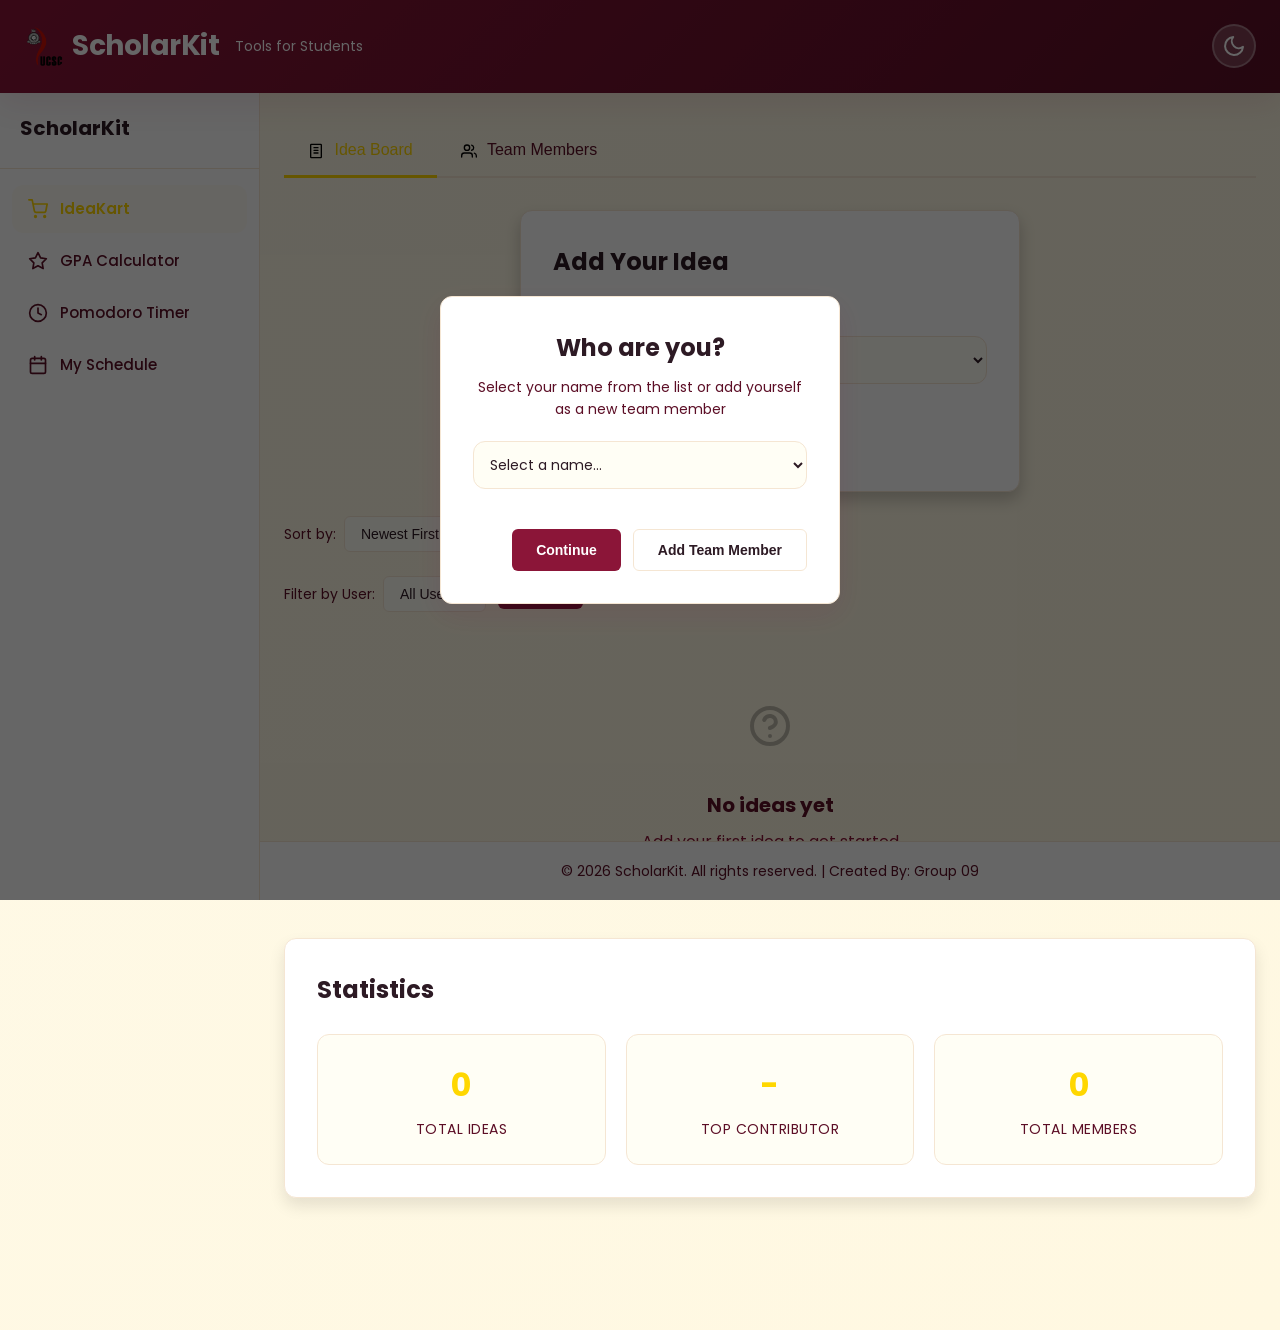
<file: index.html>
<!DOCTYPE html>
<html lang="en">
  <head>
    <meta charset="UTF-8" />
    <meta name="viewport" content="width=device-width, initial-scale=1.0" />
    <title>ScholarKit - Tools for Students</title>
    

    <!-- Styles -->
    <link rel="stylesheet" href="assets/css/styles.css" />
    <link rel="stylesheet" href="assets/css/animations.css" />

    <!-- Quill Rich Text Editor -->
    <link href="https://cdn.quilljs.com/1.3.6/quill.snow.css" rel="stylesheet" />
  </head>
  <body>
    <!-- WHO ARE YOU MODAL -->
    <div id="userSelectModal" class="modal">
      <div class="modal-content">
        <div class="modal-header">
          <h2>Who are you?</h2>
          <p>Select your name from the list or add yourself as a new team member</p>
        </div>
        <div class="modal-body">
          <select id="modalUserSelect" class="form-select" style="width: 100%; padding: 12px; margin-bottom: 16px;"></select>
        </div>
        <div class="modal-footer">
          <button class="btn-primary" onclick="IdeaBoardManager.selectUserFromModal()">Continue</button>
          <button class="btn-secondary" onclick="IdeaBoardManager.goToAddTeamMember()">Add Team Member</button>
        </div>
      </div>
    </div>

    <!-- HEADER -->
    <header class="header">
      <div class="header-content">
        <div class="header-left">
          <button id="sidebarToggle" class="sidebar-toggle" aria-label="Open sidebar" aria-expanded="false" title="Toggle sidebar">
            <svg xmlns="http://www.w3.org/2000/svg" viewBox="0 0 24 24" fill="none" stroke="currentColor" stroke-width="2" stroke-linecap="round" stroke-linejoin="round">
              <line x1="3" y1="12" x2="21" y2="12"></line>
              <line x1="3" y1="6" x2="21" y2="6"></line>
              <line x1="3" y1="18" x2="21" y2="18"></line>
            </svg>
          </button>
          <h1 class="header-title"><img src="/assets/images/ucsc.png" alt="ScholarKit Logo" class="logo-icon"> ScholarKit</h1>
          <p style="color: #ffffff; font-size: 14px">Tools for Students</p>
        </div>
        <button id="themeToggle" class="theme-toggle" onclick="ThemeManager.toggleTheme()" title="Toggle theme">
          <svg class="sun-icon" xmlns="http://www.w3.org/2000/svg" viewBox="0 0 24 24" fill="none" stroke="currentColor" stroke-width="2" stroke-linecap="round" stroke-linejoin="round">
            <circle cx="12" cy="12" r="5"></circle>
            <line x1="12" y1="1" x2="12" y2="3"></line>
            <line x1="12" y1="21" x2="12" y2="23"></line>
            <line x1="4.22" y1="4.22" x2="5.64" y2="5.64"></line>
            <line x1="18.36" y1="18.36" x2="19.78" y2="19.78"></line>
            <line x1="1" y1="12" x2="3" y2="12"></line>
            <line x1="21" y1="12" x2="23" y2="12"></line>
            <line x1="4.22" y1="19.78" x2="5.64" y2="18.36"></line>
            <line x1="18.36" y1="5.64" x2="19.78" y2="4.22"></line>
          </svg>
          <svg class="moon-icon" xmlns="http://www.w3.org/2000/svg" viewBox="0 0 24 24" fill="none" stroke="currentColor" stroke-width="2" stroke-linecap="round" stroke-linejoin="round">
            <path d="M21 12.79A9 9 0 1 1 11.21 3 7 7 0 0 0 21 12.79z"></path>
          </svg>
        </button>
      </div>
    </header>

    <!-- APP LAYOUT -->
    <div class="app-layout">
      <!-- SIDEBAR -->
      <aside class="sidebar" aria-label="ScholarKit tools">
        <div class="sidebar-header">
          <h2 class="sidebar-title">ScholarKit</h2>
        </div>
        <nav class="sidebar-nav">
          <a class="sidebar-item active" href="index.html" aria-current="page">
            <svg class="nav-icon" xmlns="http://www.w3.org/2000/svg" viewBox="0 0 24 24" fill="none" stroke="currentColor" stroke-width="2" stroke-linecap="round" stroke-linejoin="round">
              <circle cx="9" cy="21" r="1"></circle>
              <circle cx="20" cy="21" r="1"></circle>
              <path d="M1 1h4l2.68 13.39a2 2 0 0 0 2 1.61h9.72a2 2 0 0 0 2-1.61L23 6H6"></path>
            </svg>
            <span>IdeaKart</span>
          </a>
          <a class="sidebar-item" href="gpa-calculator.html">
            <svg class="nav-icon" xmlns="http://www.w3.org/2000/svg" viewBox="0 0 24 24" fill="none" stroke="currentColor" stroke-width="2" stroke-linecap="round" stroke-linejoin="round">
              <path d="M12 2L15.09 8.26L22 9.27L17 14.14L18.18 21.02L12 17.77L5.82 21.02L7 14.14L2 9.27L8.91 8.26L12 2Z"></path>
            </svg>
            <span>GPA Calculator</span>
          </a>
          <a class="sidebar-item" href="pomodoro-timer.html">
            <svg class="nav-icon" xmlns="http://www.w3.org/2000/svg" viewBox="0 0 24 24" fill="none" stroke="currentColor" stroke-width="2" stroke-linecap="round" stroke-linejoin="round">
              <circle cx="12" cy="12" r="10"></circle>
              <polyline points="12 6 12 12 16 14"></polyline>
            </svg>
            <span>Pomodoro Timer</span>
          </a>
          <a class="sidebar-item" href="my-schedule.html">
            <svg class="nav-icon" xmlns="http://www.w3.org/2000/svg" viewBox="0 0 24 24" fill="none" stroke="currentColor" stroke-width="2" stroke-linecap="round" stroke-linejoin="round">
              <rect x="3" y="4" width="18" height="18" rx="2" ry="2"></rect>
              <line x1="16" y1="2" x2="16" y2="6"></line>
              <line x1="8" y1="2" x2="8" y2="6"></line>
              <line x1="3" y1="10" x2="21" y2="10"></line>
            </svg>
            <span>My Schedule</span>
          </a>
        </nav>
      </aside>

      <!-- SIDEBAR BACKDROP (for mobile overlay) -->
      <div class="sidebar-backdrop" aria-hidden="true"></div>

      <!-- MAIN CONTENT -->
      <main class="main-content">
        <div class="container">
      <!-- TABS -->
      <div class="tabs">
        <button class="tab-button active" onclick="switchTab('board')"><img src="assets/icons/clipboard-icon.svg" alt="Board" style="width: 16px; height: 16px; vertical-align: middle; margin-right: 6px;"> Idea Board</button>
        <button class="tab-button" onclick="switchTab('team')"><img src="assets/icons/people-icon.svg" alt="Team" style="width: 16px; height: 16px; vertical-align: middle; margin-right: 6px;"> Team Members</button>
      </div>

      <!-- IDEA BOARD TAB -->
      <div id="boardContainer" class="tab-content">
        <!-- Add Idea Form -->
        <div class="form-container">
          <h2>Add Your Idea</h2>

          <form id="ideaForm">
            <div class="form-group">
              <label class="form-label" for="ideaAuthor">Who are you? <span class="required">*</span></label>
              <select id="ideaAuthor" class="form-select" required></select>
            </div>

            <div class="form-group">
              <label class="form-label" for="ideaContent">Your Idea <span class="required">*</span></label>
              <div id="ideaContent"></div>
            </div>

            <button type="submit" class="btn btn-primary">
              <img src="assets/icons/star-icon.svg" alt="Add" style="width: 16px; height: 16px; vertical-align: middle;">
              <span>Add Idea</span>
            </button>
          </form>
        </div>

        <!-- Sort Controls -->
        <div id="sortControls" class="sort-controls mt-24">
          <label for="sortSelect">
            Sort by:
            <select id="sortSelect">
              <option value="newest">Newest First</option>
              <option value="oldest">Oldest First</option>
              <option value="author">Author A-Z</option>
            </select>
          </label>
        </div>

        <!-- Filter Controls -->
        <div id="filterControls" class="filter-controls">
          <label for="filterSelect">
            Filter by User:
            <select id="filterSelect">
              <option value="">All Users</option>
            </select>
          </label>
          <button onclick="IdeaBoardManager.resetFilter()" type="button">Reset Filter</button>
        </div>

        <!-- Ideas List -->
        <div id="ideasContainer" class="ideas-list"></div>

        <!-- Pagination -->
        <div id="paginationContainer"></div>
      </div>

      <!-- TEAM MEMBERS TAB -->
      <div id="teamContainer" class="tab-content hidden">
        <!-- Add Team Member Form -->
        <div class="form-container">
          <h2>Add Team Member</h2>

          <form id="teamMemberForm">
            <div class="form-group">
              <label class="form-label" for="teamMemberInput">Team Member Name <span class="required">*</span></label>
              <input
                type="text"
                id="teamMemberInput"
                class="form-input"
                placeholder="Enter team member name"
                required
              />
            </div>

            <button type="submit" class="btn btn-primary">
              <img src="assets/icons/plus-icon.svg" alt="Add" style="width: 16px; height: 16px; vertical-align: middle;">
              <span>Add Member</span>
            </button>
          </form>
        </div>

        <!-- Team Members List -->
        <div id="teamMembersContainer">
          <div id="teamMembersList" class="ideas-list mt-24"></div>
        </div>
      </div>

      <!-- STATISTICS SECTION -->
      <div id="statsSection" class="stats-section mt-24">
        <h2 style="margin-bottom: 24px;">Statistics</h2>
        <div class="stats-container">
          <div class="stat-card">
            <div class="stat-value" id="totalIdeas">0</div>
            <div class="stat-label">Total Ideas</div>
          </div>
          <div class="stat-card">
            <div class="stat-value" id="topContributorName">-</div>
            <div class="stat-label">Top Contributor</div>
          </div>
          <div class="stat-card">
            <div class="stat-value" id="totalMembers">0</div>
            <div class="stat-label">Total Members</div>
          </div>
        </div>
        </div>
      </main>
    </div>

    <!-- CUSTOM MODALS & DIALOGS -->
    <!-- Confirmation Dialog -->
    <div id="confirmDialog" class="modal-overlay">
      <div class="modal-dialog">
        <div class="modal-header">
          <h3 id="confirmTitle">Confirm Action</h3>
        </div>
        <div class="modal-body">
          <p id="confirmMessage">Are you sure?</p>
        </div>
        <div class="modal-footer">
          <button class="btn btn-secondary" onclick="DialogManager.closeConfirm(false)">Cancel</button>
          <button class="btn btn-primary" onclick="DialogManager.closeConfirm(true)">Confirm</button>
        </div>
      </div>
    </div>

    <!-- Alert Dialog -->
    <div id="alertDialog" class="modal-overlay">
      <div class="modal-dialog">
        <div class="modal-header">
          <h3 id="alertTitle">Alert</h3>
        </div>
        <div class="modal-body">
          <p id="alertMessage">Message</p>
        </div>
        <div class="modal-footer">
          <button class="btn btn-primary" onclick="DialogManager.closeAlert()">OK</button>
        </div>
      </div>
    </div>

    <!-- Edit Idea Modal -->
    <div id="editIdeaModal" class="modal-overlay">
      <div class="modal-dialog edit-modal">
        <div class="modal-header">
          <h3>Edit Idea</h3>
        </div>
        <div class="modal-body">
          <form id="editIdeaForm">
            <div class="form-group">
              <label class="form-label">Time Remaining: <span id="editTimeRemaining">15:00</span></label>
              <div id="editIdeaContent"></div>
            </div>
          </form>
        </div>
        <div class="modal-footer">
          <button class="btn btn-secondary" onclick="DialogManager.closeEditIdea()">Cancel</button>
          <button class="btn btn-primary" onclick="DialogManager.saveEditedIdea()">Save Changes</button>
        </div>
      </div>
    </div>

    <!-- FOOTER -->
    <footer class="footer">
      <div class="footer-content">
        <p>&copy; 2026 ScholarKit. All rights reserved. | Created By: Group 09</p>
      </div>
    </footer>

    <!-- Quill Editor -->
    <script src="https://cdn.quilljs.com/1.3.6/quill.js"></script>

    <!-- Utilities -->
    <script src="assets/js/storage.js"></script>
    <script src="assets/js/ui-utils.js"></script>

    <!-- Feature Modules -->
    <script src="assets/js/team-members.js"></script>
    <script src="assets/js/idea-board.js"></script>
    <script src="assets/js/dialog-manager.js"></script>
    <script src="assets/js/theme-manager.js"></script>
    <script src="assets/js/stats-manager.js"></script>

    <!-- App Initialization -->
    <script>
      /**
       * Tab switching functionality
       */
      function switchTab(tabName) {
        // Hide all tabs
        document.querySelectorAll('.tab-content').forEach(tab => {
          tab.classList.add('hidden');
        });

        // Remove active class from all buttons
        document.querySelectorAll('.tab-button').forEach(btn => {
          btn.classList.remove('active');
        });

        // Show selected tab
        if (tabName === 'board') {
          document.getElementById('boardContainer').classList.remove('hidden');
          document.querySelectorAll('.tab-button')[0].classList.add('active');
        } else if (tabName === 'team') {
          document.getElementById('teamContainer').classList.remove('hidden');
          document.querySelectorAll('.tab-button')[1].classList.add('active');
        }
      }

      /**
       * Sidebar toggle functionality
       */
      function toggleSidebar() {
        document.body.classList.toggle('sidebar-open');
        const toggleBtn = document.getElementById('sidebarToggle');
        const isOpen = document.body.classList.contains('sidebar-open');
        toggleBtn.setAttribute('aria-label', isOpen ? 'Close sidebar' : 'Open sidebar');
        toggleBtn.setAttribute('aria-expanded', isOpen);
      }

      /**
       * Close sidebar when clicking backdrop (mobile)
       */
      function closeSidebar() {
        document.body.classList.remove('sidebar-open');
        const toggleBtn = document.getElementById('sidebarToggle');
        toggleBtn.setAttribute('aria-label', 'Open sidebar');
        toggleBtn.setAttribute('aria-expanded', 'false');
      }

      /**
       * Initialize app when DOM is ready
       */
      document.addEventListener('DOMContentLoaded', () => {
        // Initialize theme
        ThemeManager.init();
        
        // Initialize managers
        IdeaBoardManager.init();
        TeamMembersManager.init();
        StatsManager.init();

        // Sidebar toggle handlers
        const sidebarToggle = document.getElementById('sidebarToggle');
        const sidebarBackdrop = document.querySelector('.sidebar-backdrop');
        const sidebarItems = document.querySelectorAll('.sidebar-item');

        if (sidebarToggle) {
          sidebarToggle.addEventListener('click', toggleSidebar);
        }

        if (sidebarBackdrop) {
          sidebarBackdrop.addEventListener('click', closeSidebar);
        }

        // Close sidebar when clicking nav items on mobile
        sidebarItems.forEach(item => {
          item.addEventListener('click', () => {
            if (window.innerWidth <= 768) {
              closeSidebar();
            }
          });
        });

        // Ensure sidebar is closed on load (mobile/tablet)
        closeSidebar();

        // Close sidebar when resizing to desktop widths
        window.addEventListener('resize', () => {
          if (window.innerWidth > 1024) {
            closeSidebar();
          }
        });

        // Show user selection modal
        IdeaBoardManager.showUserSelectionModal();
      });
    </script>
  </body>
</html>
</file>
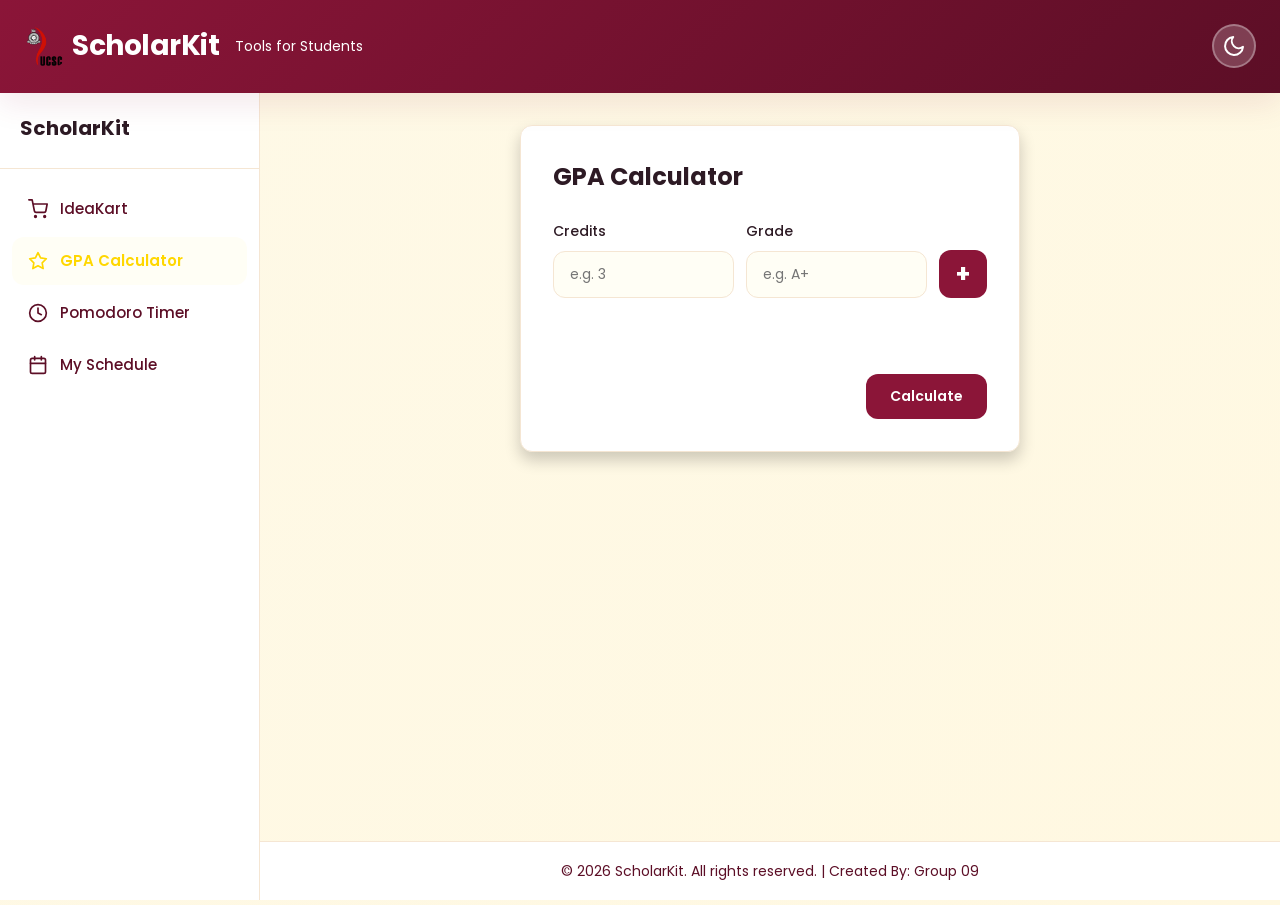
<file: gpa-calculator.html>
<!DOCTYPE html>
<html lang="en">
  <head>
    <meta charset="UTF-8" />
    <meta name="viewport" content="width=device-width, initial-scale=1.0" />
    <title>ScholarKit - GPA Calculator</title>
    
    <link rel="stylesheet" href="assets/css/styles.css" />
    <link rel="stylesheet" href="assets/css/animations.css" />
  </head>
  <body>
    <header class="header">
      <div class="header-content">
        <div class="header-left">
          <button id="sidebarToggle" class="sidebar-toggle" aria-label="Open sidebar" aria-expanded="false" title="Toggle sidebar">
            <svg xmlns="http://www.w3.org/2000/svg" viewBox="0 0 24 24" fill="none" stroke="currentColor" stroke-width="2" stroke-linecap="round" stroke-linejoin="round">
              <line x1="3" y1="12" x2="21" y2="12"></line>
              <line x1="3" y1="6" x2="21" y2="6"></line>
              <line x1="3" y1="18" x2="21" y2="18"></line>
            </svg>
          </button>
          <h1 class="header-title"><img src="/assets/images/ucsc.png" alt="ScholarKit Logo" class="logo-icon"> ScholarKit</h1>
          <p style="color: #ffffff; font-size: 14px">Tools for Students</p>
        </div>
        <button id="themeToggle" class="theme-toggle" onclick="ThemeManager.toggleTheme()" title="Toggle theme">
          <svg class="sun-icon" xmlns="http://www.w3.org/2000/svg" viewBox="0 0 24 24" fill="none" stroke="currentColor" stroke-width="2" stroke-linecap="round" stroke-linejoin="round">
            <circle cx="12" cy="12" r="5"></circle>
            <line x1="12" y1="1" x2="12" y2="3"></line>
            <line x1="12" y1="21" x2="12" y2="23"></line>
            <line x1="4.22" y1="4.22" x2="5.64" y2="5.64"></line>
            <line x1="18.36" y1="18.36" x2="19.78" y2="19.78"></line>
            <line x1="1" y1="12" x2="3" y2="12"></line>
            <line x1="21" y1="12" x2="23" y2="12"></line>
            <line x1="4.22" y1="19.78" x2="5.64" y2="18.36"></line>
            <line x1="18.36" y1="5.64" x2="19.78" y2="4.22"></line>
          </svg>
          <svg class="moon-icon" xmlns="http://www.w3.org/2000/svg" viewBox="0 0 24 24" fill="none" stroke="currentColor" stroke-width="2" stroke-linecap="round" stroke-linejoin="round">
            <path d="M21 12.79A9 9 0 1 1 11.21 3 7 7 0 0 0 21 12.79z"></path>
          </svg>
        </button>
      </div>
    </header>

    <div class="app-layout">
      <aside class="sidebar" aria-label="ScholarKit tools">
        <div class="sidebar-header">
          <h2 class="sidebar-title">ScholarKit</h2>
        </div>
        <nav class="sidebar-nav">
          <a class="sidebar-item" href="index.html">
            <svg class="nav-icon" xmlns="http://www.w3.org/2000/svg" viewBox="0 0 24 24" fill="none" stroke="currentColor" stroke-width="2" stroke-linecap="round" stroke-linejoin="round">
              <circle cx="9" cy="21" r="1"></circle>
              <circle cx="20" cy="21" r="1"></circle>
              <path d="M1 1h4l2.68 13.39a2 2 0 0 0 2 1.61h9.72a2 2 0 0 0 2-1.61L23 6H6"></path>
            </svg>
            <span>IdeaKart</span>
          </a>
          <a class="sidebar-item active" href="gpa-calculator.html" aria-current="page">
            <svg class="nav-icon" xmlns="http://www.w3.org/2000/svg" viewBox="0 0 24 24" fill="none" stroke="currentColor" stroke-width="2" stroke-linecap="round" stroke-linejoin="round">
              <path d="M12 2L15.09 8.26L22 9.27L17 14.14L18.18 21.02L12 17.77L5.82 21.02L7 14.14L2 9.27L8.91 8.26L12 2Z"></path>
            </svg>
            <span>GPA Calculator</span>
          </a>
          <a class="sidebar-item" href="pomodoro-timer.html">
            <svg class="nav-icon" xmlns="http://www.w3.org/2000/svg" viewBox="0 0 24 24" fill="none" stroke="currentColor" stroke-width="2" stroke-linecap="round" stroke-linejoin="round">
              <circle cx="12" cy="12" r="10"></circle>
              <polyline points="12 6 12 12 16 14"></polyline>
            </svg>
            <span>Pomodoro Timer</span>
          </a>
          <a class="sidebar-item" href="my-schedule.html">
            <svg class="nav-icon" xmlns="http://www.w3.org/2000/svg" viewBox="0 0 24 24" fill="none" stroke="currentColor" stroke-width="2" stroke-linecap="round" stroke-linejoin="round">
              <rect x="3" y="4" width="18" height="18" rx="2" ry="2"></rect>
              <line x1="16" y1="2" x2="16" y2="6"></line>
              <line x1="8" y1="2" x2="8" y2="6"></line>
              <line x1="3" y1="10" x2="21" y2="10"></line>
            </svg>
            <span>My Schedule</span>
          </a>
        </nav>
      </aside>

      <div class="sidebar-backdrop" aria-hidden="true"></div>

      <main class="main-content">
        <div class="container">
          <div class="form-container">
            <h2>GPA Calculator</h2>
            
            <div class="gpa-input-row">
              <div class="form-group gpa-input-group">
                <label class="form-label">Credits</label>
                <input type="number" id="credits" class="form-input" placeholder="e.g. 3">
              </div>
              <div class="form-group gpa-input-group">
                <label class="form-label">Grade</label>
                <input type="text" id="grade" class="form-input" placeholder="e.g. A+">
              </div>
              <button class="btn btn-primary gpa-btn-add" onclick="addCourse()" title="Add Course">+</button>
            </div>

            <div id="errorDisplay" class="gpa-error-container"></div>

            <table id="courseTable" class="gpa-course-table" style="display: none;">
              <thead>
                <tr>
                  <th>Course Number</th>
                  <th>Credits</th>
                  <th>Grade</th>
                </tr>
              </thead>
              <tbody id="tableBody"></tbody>
            </table>

            <div class="gpa-footer-row">
              <button class="btn btn-primary" onclick="calculateFinalGPA()">Calculate</button>
            </div>

            <div id="finalResult" class="gpa-result"></div>
          </div>
        </div>
      </main>
    </div>

    <footer class="footer">
      <div class="footer-content">
        <p>&copy; 2026 ScholarKit. All rights reserved. | Created By: Group 09</p>
      </div>
    </footer>

    <script src="assets/js/ui-utils.js"></script>
    <script src="assets/js/theme-manager.js"></script>

    <script>
      function toggleSidebar() {
        document.body.classList.toggle('sidebar-open');
        const toggleBtn = document.getElementById('sidebarToggle');
        const isOpen = document.body.classList.contains('sidebar-open');
        toggleBtn.setAttribute('aria-label', isOpen ? 'Close sidebar' : 'Open sidebar');
        toggleBtn.setAttribute('aria-expanded', isOpen);
      }

      function closeSidebar() {
        document.body.classList.remove('sidebar-open');
        const toggleBtn = document.getElementById('sidebarToggle');
        toggleBtn.setAttribute('aria-label', 'Open sidebar');
        toggleBtn.setAttribute('aria-expanded', 'false');
      }

      // GPA Calculator functionality
      let courses = [];
      const gradeScale = {
        'A+': 4.0, 'A': 4.0, 'A-': 3.7, 'B+': 3.3, 'B': 3.0, 'B-': 2.7,
        'C+': 2.3, 'C': 2.0, 'C-': 1.7, 'D+': 1.3, 'D': 1.0, 'D-': 0.7, 'E': 0.0
      };

      function addCourse() {
        const creditInput = document.getElementById('credits');
        const gradeInput = document.getElementById('grade');
        const errorDisplay = document.getElementById('errorDisplay');
        
        let errors = [];
        const credits = parseInt(creditInput.value);
        const gradeRaw = gradeInput.value.trim().toUpperCase();

        if (isNaN(credits) || credits <= 0) {
          errors.push("Credits must be an integer > 0.");
        }
        if (!gradeScale.hasOwnProperty(gradeRaw)) {
          errors.push("Grade must be A+, A, A-, B+, B, B-, C+, C, C-, D+, D, D-, or E.");
        }

        if (errors.length > 0) {
          errorDisplay.innerHTML = errors.join("<br>");
          return;
        }

        errorDisplay.innerHTML = "";
        courses.push({ credits, grade: gradeRaw, point: gradeScale[gradeRaw] });
        updateTable();

        creditInput.value = "";
        gradeInput.value = "";
        creditInput.focus();
      }

      function updateTable() {
        const table = document.getElementById('courseTable');
        const tbody = document.getElementById('tableBody');
        tbody.innerHTML = "";
        
        if (courses.length > 0) table.style.display = "table";

        courses.forEach((course, index) => {
          const row = document.createElement('tr');
          row.innerHTML = `
            <td>${index + 1}</td>
            <td>${course.credits}</td>
            <td class="gpa-grade-cell">
              ${course.grade}
              <button class="btn-icon gpa-delete-btn" onclick="deleteRow(${index})" title="Delete Course">
                <svg class="gpa-bin-icon" viewBox="0 0 24 24" fill="none" stroke="currentColor" stroke-width="2" stroke-linecap="round" stroke-linejoin="round">
                  <path d="M3 6h18M19 6v14a2 2 0 0 1-2 2H7a2 2 0 0 1-2-2V6m3 0V4a2 2 0 0 1 2-2h4a2 2 0 0 1 2 2v2"></path>
                </svg>
              </button>
            </td>
          `;
          tbody.appendChild(row);
        });
      }

      function deleteRow(index) {
        courses.splice(index, 1);
        if (courses.length === 0) {
          document.getElementById('courseTable').style.display = "none";
          const resultDiv = document.getElementById('finalResult');
          resultDiv.style.display = "none";
          resultDiv.className = "gpa-result";
        }
        updateTable();
      }

      function calculateFinalGPA() {
        const resultDiv = document.getElementById('finalResult');
        if (courses.length === 0) {
          resultDiv.style.display = "block";
          resultDiv.innerHTML = "Add courses first!";
          resultDiv.className = "gpa-result gpa-result-error";
          return;
        }

        let totalPoints = 0;
        let totalCredits = 0;
        courses.forEach(c => {
          totalPoints += (c.point * c.credits);
          totalCredits += c.credits;
        });

        const gpa = totalPoints / totalCredits;
        resultDiv.style.display = "block";
        resultDiv.innerHTML = `Overall GPA: ${gpa.toFixed(2)}`;
        resultDiv.className = "gpa-result gpa-result-success";
      }

      document.addEventListener('DOMContentLoaded', () => {
        ThemeManager.init();

        const sidebarToggle = document.getElementById('sidebarToggle');
        const sidebarBackdrop = document.querySelector('.sidebar-backdrop');
        const sidebarItems = document.querySelectorAll('.sidebar-item');

        if (sidebarToggle) {
          sidebarToggle.addEventListener('click', toggleSidebar);
        }

        if (sidebarBackdrop) {
          sidebarBackdrop.addEventListener('click', closeSidebar);
        }

        sidebarItems.forEach(item => {
          item.addEventListener('click', () => {
            if (window.innerWidth <= 768) {
              closeSidebar();
            }
          });
        });

        // Add Enter key support for GPA calculator inputs
        const creditInput = document.getElementById('credits');
        const gradeInput = document.getElementById('grade');
        if (creditInput && gradeInput) {
          [creditInput, gradeInput].forEach(input => {
            input.addEventListener('keypress', (e) => {
              if (e.key === 'Enter') addCourse();
            });
          });
        }
      });
    </script>
  </body>
</html>
</file>
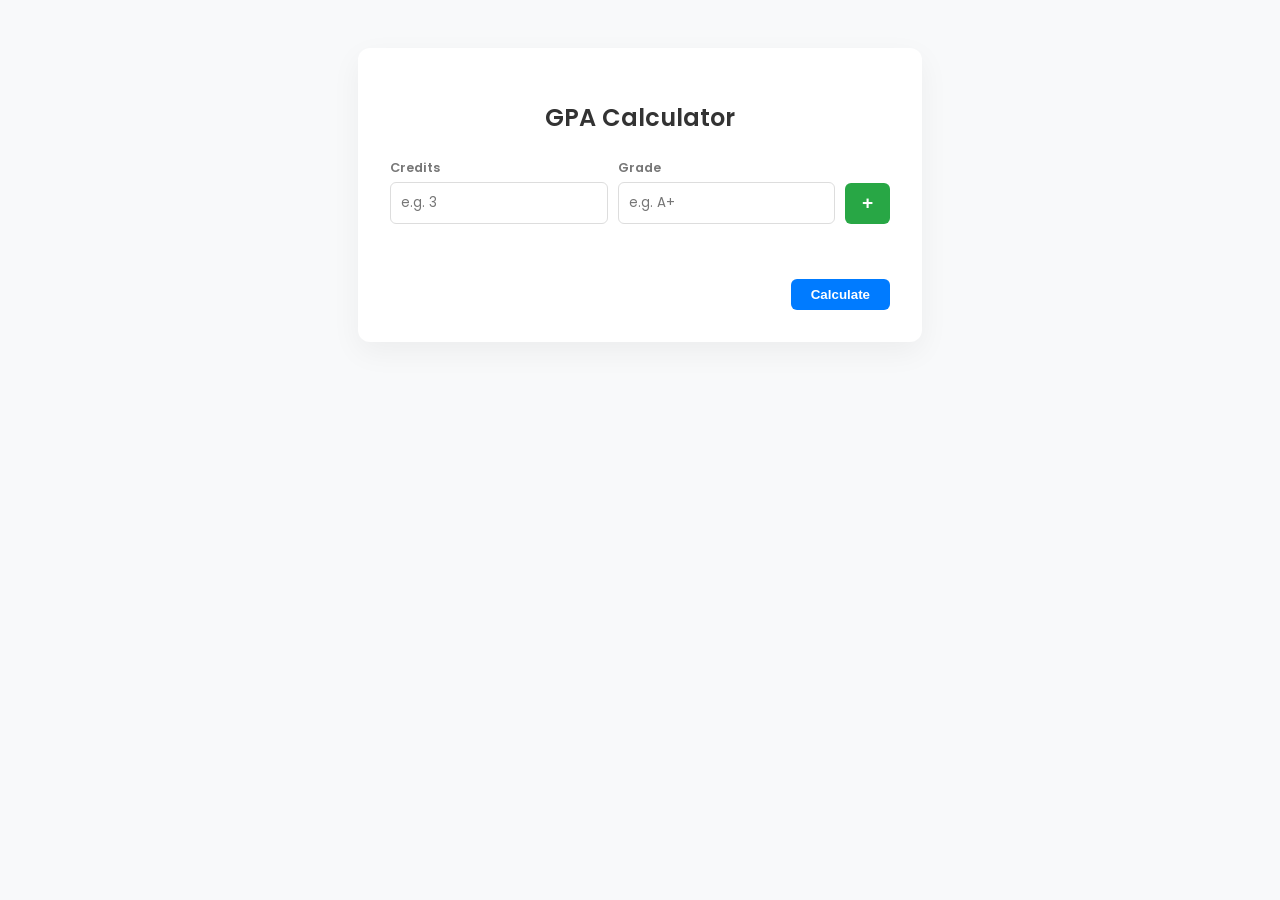
<file: gpa_calculator.html>
<!DOCTYPE html>
<html lang="en-GB">
<head>
    <meta charset="UTF-8">
    <title>GPA Calculator</title>
    <link href="https://fonts.googleapis.com/css2?family=Poppins:wght@400;600&display=swap" rel="stylesheet">
    <style>
        body { font-family: 'Poppins', sans-serif; display: flex; justify-content: center; padding: 40px; background-color: #f8f9fa; }
        .container { background: white; padding: 2rem; border-radius: 12px; box-shadow: 0 10px 30px rgba(0,0,0,0.05); width: 100%; max-width: 500px; }
        h2 { text-align: center; color: #333; margin-bottom: 1.5rem; font-weight: 600; }
        
        .input-row { display: flex; gap: 10px; align-items: flex-end; margin-bottom: 5px; }
        .input-group { flex: 1; }
        label { display: block; font-size: 0.8rem; margin-bottom: 5px; color: #777; font-weight: 600; }
        input { width: 100%; padding: 10px; border: 1px solid #ddd; border-radius: 6px; box-sizing: border-box; font-family: 'Poppins', sans-serif; }
        
        .btn-add { background-color: #28a745; color: white; border: none; height: 41px; width: 45px; border-radius: 6px; cursor: pointer; font-size: 1.2rem; font-weight: bold; flex-shrink: 0; }
        
        .error-container { color: #dc3545; font-size: 0.75rem; margin-bottom: 15px; min-height: 35px; line-height: 1.2; }
        
        table { width: 100%; border-collapse: collapse; margin: 20px 0; }
        th { border-bottom: 2px solid #eee; padding: 10px; text-align: center; font-weight: 600; font-size: 0.9rem; }
        td { padding: 10px; text-align: center; border-bottom: 1px solid #f1f1f1; font-size: 0.9rem; position: relative; }
        
        /* The Red Dustbin Icon Styling */
        .delete-btn { 
            position: absolute; 
            right: 15px; 
            top: 50%; 
            transform: translateY(-50%); 
            background: none; 
            border: none; 
            cursor: pointer; 
            opacity: 0; 
            transition: opacity 0.2s, transform 0.1s; 
            padding: 5px;
            display: flex;
            align-items: center;
            justify-content: center;
        }
        .delete-btn:active { transform: translateY(-50%) scale(0.9); }
        tr:hover .delete-btn { opacity: 1; }

        .bin-icon { fill: #dc3545; width: 18px; height: 18px; }

        .footer-row { display: flex; justify-content: flex-end; margin-top: 10px; }
        .btn-calc { background-color: #007bff; color: white; border: none; padding: 8px 20px; border-radius: 6px; cursor: pointer; font-weight: 600; }
        
        #finalResult { margin-top: 25px; text-align: center; font-size: 1.5rem; color: #28a745; font-weight: 600; display: none; }
    </style>
</head>
<body>

<div class="container">
    <h2>GPA Calculator</h2>
    
    <div class="input-row">
        <div class="input-group">
            <label>Credits</label>
            <input type="number" id="credits" placeholder="e.g. 3">
        </div>
        <div class="input-group">
            <label>Grade</label>
            <input type="text" id="grade" placeholder="e.g. A+">
        </div>
        <button class="btn-add" onclick="addCourse()" title="Add Course">+</button>
    </div>

    <div id="errorDisplay" class="error-container"></div>

    <table id="courseTable" style="display: none;">
        <thead>
            <tr>
                <th>Course Number</th>
                <th>Credits</th>
                <th>Grade</th>
            </tr>
        </thead>
        <tbody id="tableBody"></tbody>
    </table>

    <div class="footer-row">
        <button class="btn-calc" onclick="calculateFinalGPA()">Calculate</button>
    </div>

    <div id="finalResult"></div>
</div>

<script>
    let courses = [];
    const gradeScale = {
        'A+': 4.0, 'A': 4.0, 'A-': 3.7, 'B+': 3.3, 'B': 3.0, 'B-': 2.7,
        'C+': 2.3, 'C': 2.0, 'C-': 1.7, 'D+': 1.3, 'D': 1.0, 'D-': 0.7, 'E': 0.0
    };

    [document.getElementById('credits'), document.getElementById('grade')].forEach(input => {
        input.addEventListener('keypress', (e) => {
            if (e.key === 'Enter') addCourse();
        });
    });

    function addCourse() {
        const creditInput = document.getElementById('credits');
        const gradeInput = document.getElementById('grade');
        const errorDisplay = document.getElementById('errorDisplay');
        
        let errors = [];
        const credits = parseInt(creditInput.value);
        const gradeRaw = gradeInput.value.trim().toUpperCase();

        if (isNaN(credits) || credits <= 0) {
            errors.push("Credits must be an integer > 0.");
        }
        if (!gradeScale.hasOwnProperty(gradeRaw)) {
            errors.push("Grade must be A+, A, A-, B+, B, B-, C+, C, C-, D+, D, D-, or E.");
        }

        if (errors.length > 0) {
            errorDisplay.innerHTML = errors.join("<br>");
            return;
        }

        errorDisplay.innerHTML = "";
        courses.push({ credits, grade: gradeRaw, point: gradeScale[gradeRaw] });
        updateTable();

        creditInput.value = "";
        gradeInput.value = "";
        creditInput.focus();
    }

    function updateTable() {
        const table = document.getElementById('courseTable');
        const tbody = document.getElementById('tableBody');
        tbody.innerHTML = "";
        
        if (courses.length > 0) table.style.display = "table";

        courses.forEach((course, index) => {
            const row = `<tr>
                <td>${index + 1}</td>
                <td>${course.credits}</td>
                <td>${course.grade} 
                    <button class="delete-btn" onclick="deleteRow(${index})" title="Delete Course">
                        <svg class="bin-icon" viewBox="0 0 24 24">
                            <path d="M6 19c0 1.1.9 2 2 2h8c1.1 0 2-.9 2-2V7H6v12zM19 4h-3.5l-1-1h-5l-1 1H5v2h14V4z"/>
                        </svg>
                    </button>
                </td>
            </tr>`;
            tbody.innerHTML += row;
        });
    }

    function deleteRow(index) {
        courses.splice(index, 1);
        if (courses.length === 0) {
            document.getElementById('courseTable').style.display = "none";
            document.getElementById('finalResult').style.display = "none";
        }
        updateTable();
    }

    function calculateFinalGPA() {
        const resultDiv = document.getElementById('finalResult');
        if (courses.length === 0) {
            resultDiv.style.display = "block";
            resultDiv.innerHTML = "Add courses first!";
            return;
        }

        let totalPoints = 0;
        let totalCredits = 0;
        courses.forEach(c => {
            totalPoints += (c.point * c.credits);
            totalCredits += c.credits;
        });

        const gpa = totalPoints / totalCredits;
        resultDiv.style.display = "block";
        resultDiv.innerHTML = `Overall GPA: ${gpa.toFixed(2)}`;
    }
</script>

</body>
</html>
</file>
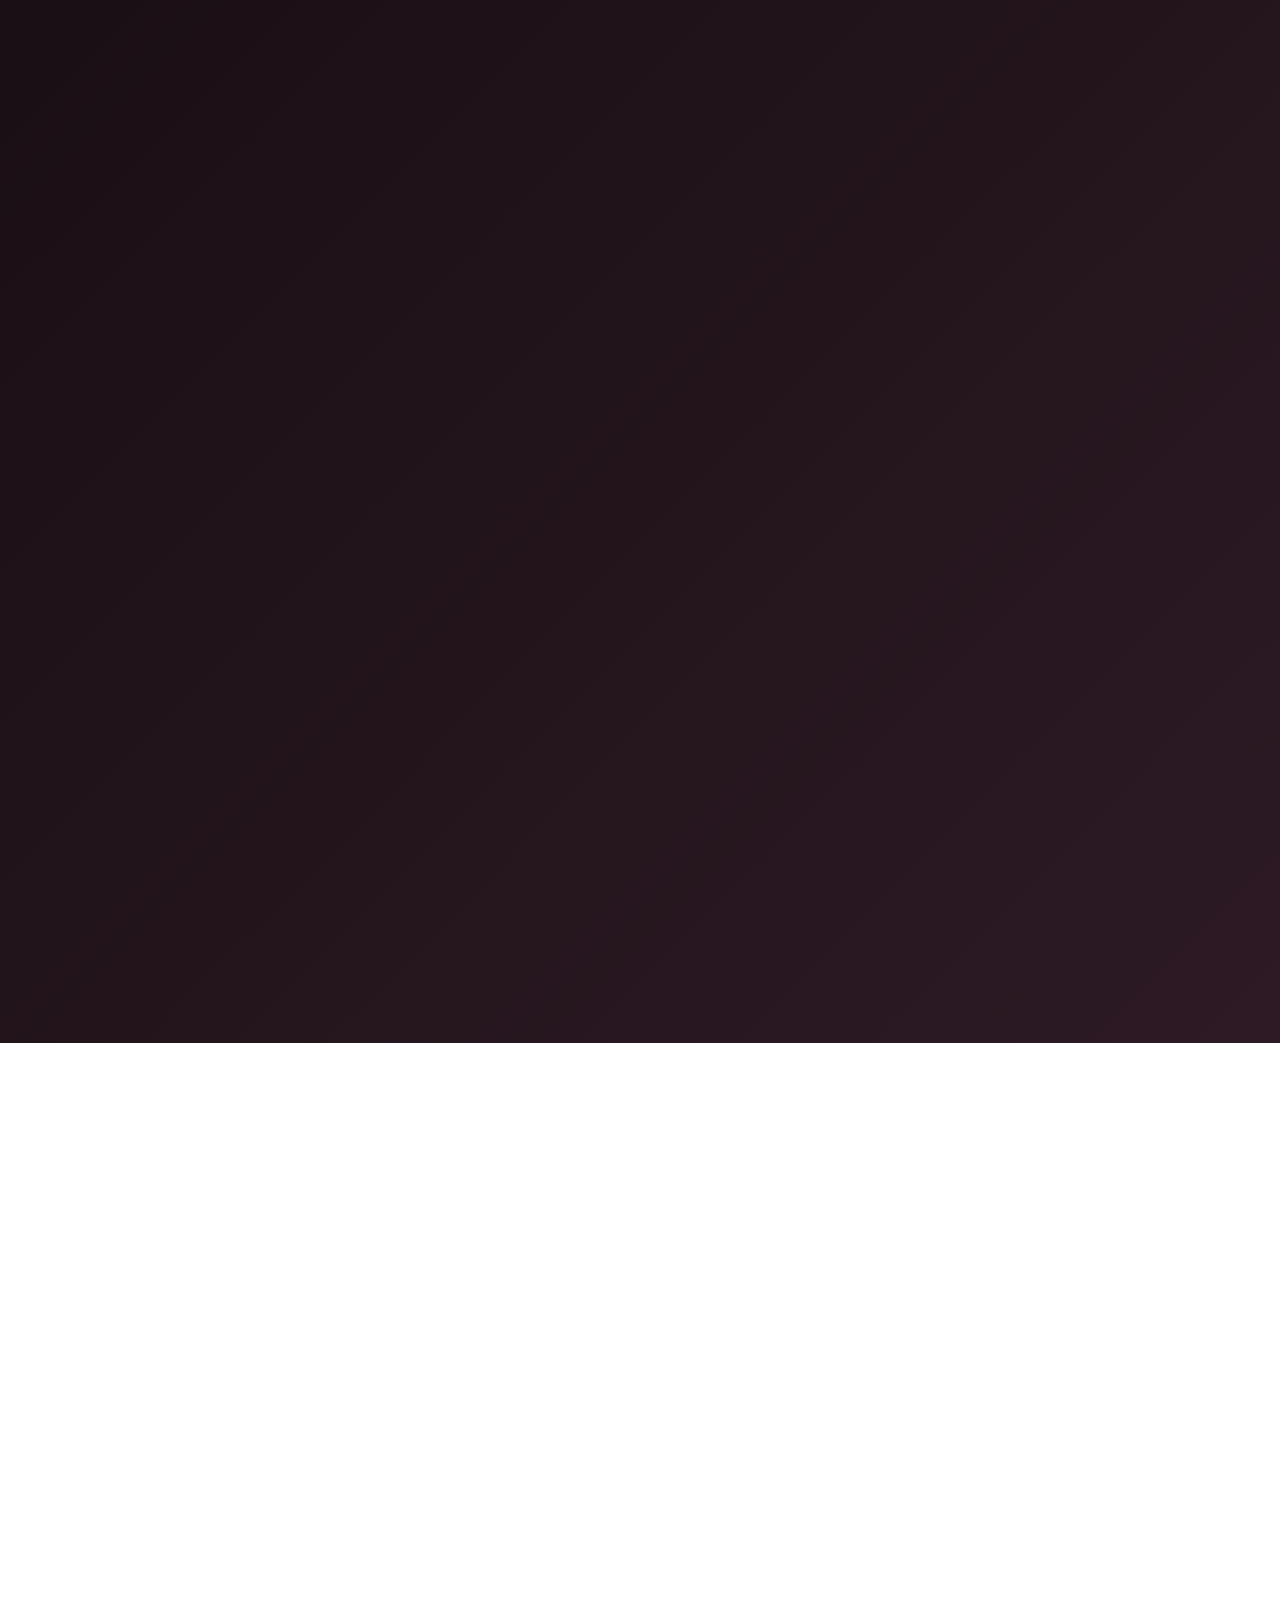
<file: group_ideaboard.html>
<!DOCTYPE html>
<html>
  <head>
    <meta charset="UTF-8">
    <meta http-equiv="refresh" content="0; url=index.html">
    <title>Redirecting...</title>
  </head>
  <body>
    <p>Redirecting to the new app... <a href="index.html">Click here if you are not redirected</a></p>
  </body>
</html>
</file>
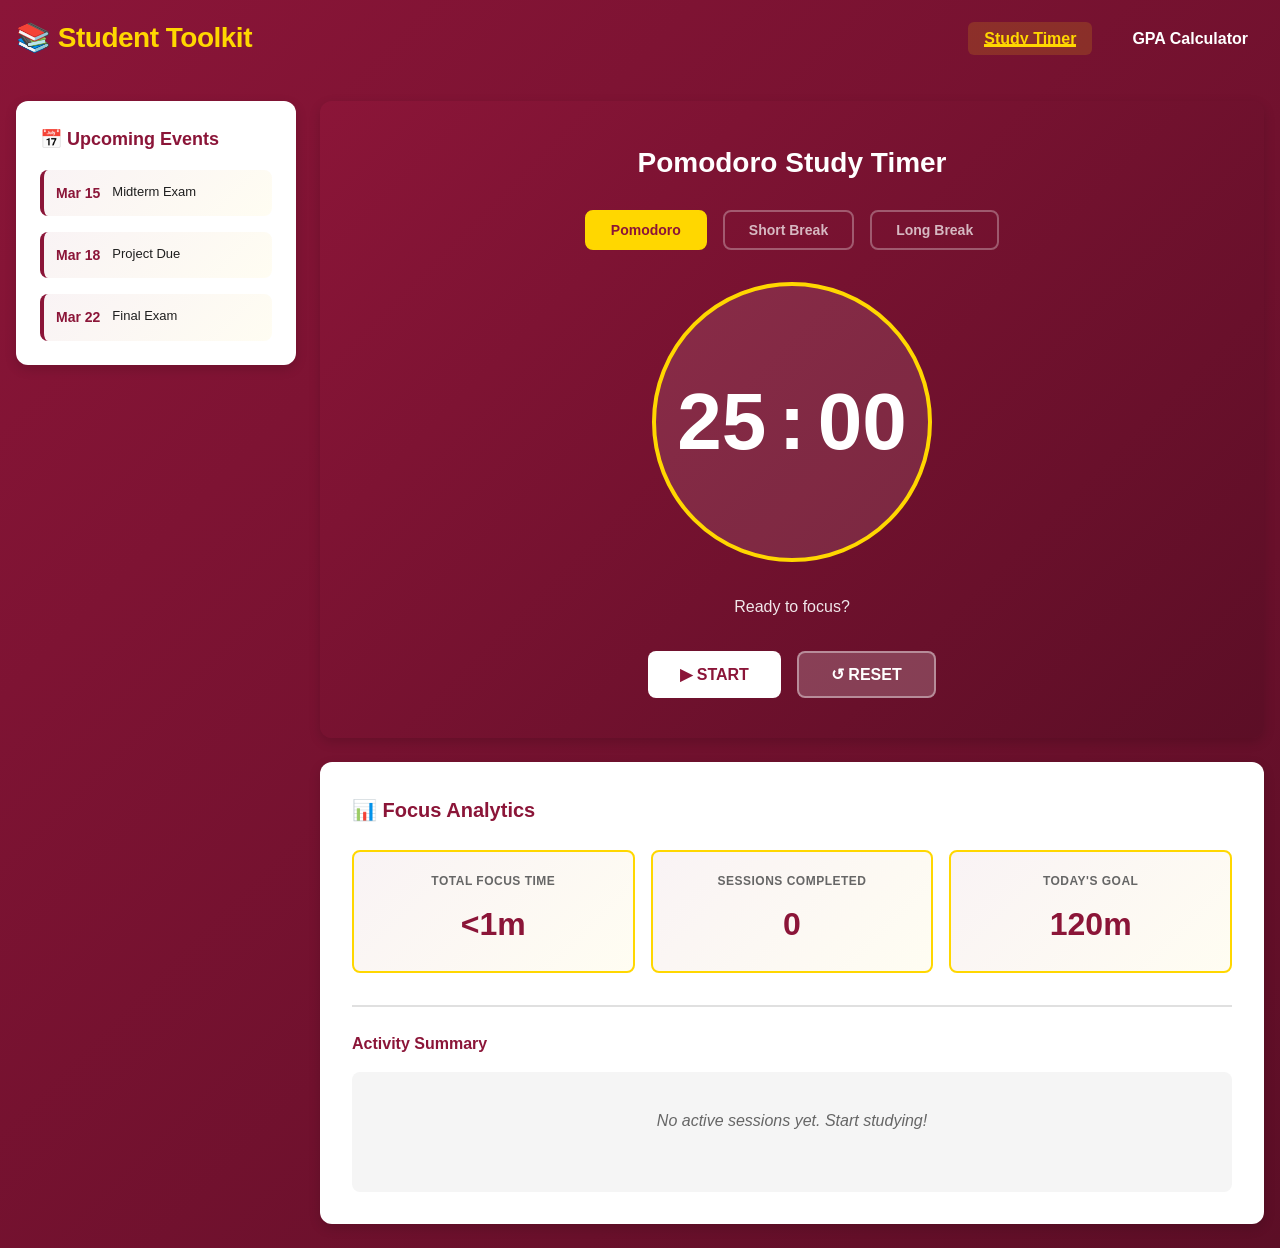
<file: seperate_timer.html>
<!DOCTYPE html>
<html lang="en">
<head>
    <meta charset="UTF-8">
    <meta name="viewport" content="width=device-width, initial-scale=1.0">
    <title>Student Toolkit - Pomodoro Study Timer</title>
    <link rel="stylesheet" href="assets/css/timer-styles.css">
</head>
<body>
    <!-- NAVBAR -->
    <nav class="navbar">
        <div class="navbar-container">
            <div class="navbar-brand">
                <h1 class="brand-title">📚 Student Toolkit</h1>
            </div>
            <ul class="navbar-menu">
                <li><a href="#" class="nav-link active">Study Timer</a></li>
                <li><a href="#" class="nav-link">GPA Calculator</a></li>
            </ul>
        </div>
    </navbar>

    <!-- MAIN CONTAINER -->
    <div class="main-container">
        <!-- SIDEBAR -->
        <aside class="sidebar">
            <div class="sidebar-content">
                <h2 class="sidebar-title">📅 Upcoming Events</h2>
                <div class="events-list">
                    <div class="event-item fade-in">
                        <span class="event-date">Mar 15</span>
                        <div class="event-text">Midterm Exam</div>
                    </div>
                    <div class="event-item fade-in">
                        <span class="event-date">Mar 18</span>
                        <div class="event-text">Project Due</div>
                    </div>
                    <div class="event-item fade-in">
                        <span class="event-date">Mar 22</span>
                        <div class="event-text">Final Exam</div>
                    </div>
                </div>
            </div>
        </aside>

        <!-- MAIN CONTENT -->
        <main class="content-main">
            <!-- TIMER SECTION -->
            <section class="timer-section fade-in">
                <div class="timer-container">
                    <h2 class="timer-title">Pomodoro Study Timer</h2>
                    
                    <!-- Timer Mode Tabs -->
                    <div class="timer-tabs">
                        <button class="tab-btn active" onclick="Timer.setMode('pomodoro')">Pomodoro</button>
                        <button class="tab-btn" onclick="Timer.setMode('short-break')">Short Break</button>
                        <button class="tab-btn" onclick="Timer.setMode('long-break')">Long Break</button>
                    </div>
                    
                    <!-- Timer Display -->
                    <div class="timer-display-area">
                        <div class="timer-circle">
                            <span id="timerMinutes" class="timer-time">25</span>
                            <span class="timer-separator">:</span>
                            <span id="timerSeconds" class="timer-time">00</span>
                        </div>
                    </div>

                    <!-- Status Message -->
                    <div class="timer-status">
                        <p id="statusText">Ready to focus?</p>
                    </div>

                    <!-- Control Buttons -->
                    <div class="timer-controls">
                        <button id="startBtn" class="btn btn-primary" onclick="Timer.start()">
                            ▶ START
                        </button>
                        <button id="pauseBtn" class="btn btn-secondary" onclick="Timer.pause()" style="display: none;">
                            ⏸ PAUSE
                        </button>
                        <button id="resetBtn" class="btn btn-danger" onclick="Timer.reset()">
                            ↺ RESET
                        </button>
                    </div>
                </div>
            </section>

            <!-- ANALYTICS SECTION -->
            <section class="analytics-section fade-in">
                <div class="analytics-container">
                    <div class="analytics-header">
                        <h3 class="analytics-title">📊 Focus Analytics</h3>
                    </div>

                    <!-- Analytics Grid -->
                    <div class="analytics-grid">
                        <div class="analytics-card">
                            <div class="analytics-label">Total Focus Time</div>
                            <div class="analytics-value" id="totalFocusTime">0m</div>
                        </div>
                        <div class="analytics-card">
                            <div class="analytics-label">Sessions Completed</div>
                            <div class="analytics-value" id="sessionsCount">0</div>
                        </div>
                        <div class="analytics-card">
                            <div class="analytics-label">Today's Goal</div>
                            <div class="analytics-value">120m</div>
                        </div>
                    </div>

                    <!-- Activity Summary -->
                    <div class="activity-section">
                        <h4 class="activity-title">Activity Summary</h4>
                        <div class="activity-log">
                            <div id="activityList" class="activity-list">
                                <p class="empty-state">No active sessions yet. Start studying!</p>
                            </div>
                        </div>
                    </div>
                </div>
            </section>
        </main>
    </div>

    <!-- Audio notification element -->
    <audio id="timerSound" preload="auto">
        <source src="[data-uri]" type="audio/wav">
    </audio>

    <script src="assets/js/timer.js"></script>
</body>
</html>
</file>
<file: assets/css/styles.css>
/* ===== FONT IMPORTS ===== */
@import url('https://fonts.googleapis.com/css2?family=Poppins:wght@400;500;600;700&display=swap');

/* ===== ROOT VARIABLES - DARK MODE ===== */
:root {
  --primary-color: #8B1538;
  --secondary-color: #FFD700;
  --accent-color: #B8860B;
  --success-color: #10b981;
  --danger-color: #ef4444;
  --warning-color: #f59e0b;
  --dark-bg: #1a0f14;
  --card-bg: #2d1a24;
  --input-bg: #3d2530;
  --border-color: #5C0E26;
  --text-primary: #f1f5f9;
  --text-secondary: #e2d4c0;
  --text-tertiary: #c4a882;
  --shadow: 0 10px 30px rgba(139, 21, 56, 0.3);
  --transition: all 0.3s ease;
  --border-radius: 12px;
}

/* ===== ROOT VARIABLES - LIGHT MODE ===== */
body.light-mode {
  --primary-color: #8B1538;
  --secondary-color: #FFD700;
  --accent-color: #B8860B;
  --success-color: #059669;
  --danger-color: #dc2626;
  --warning-color: #d97706;
  --dark-bg: #fef9e7;
  --card-bg: #ffffff;
  --input-bg: #fffef5;
  --border-color: #f5e6d3;
  --text-primary: #2d1a24;
  --text-secondary: #5C0E26;
  --text-tertiary: #8B1538;
  --shadow: 0 10px 30px rgba(139, 21, 56, 0.1);
}

/* ===== GLOBAL STYLES ===== */
* {
  margin: 0;
  padding: 0;
  box-sizing: border-box;
}

body {
  font-family: 'Poppins', sans-serif;
  background: linear-gradient(135deg, var(--dark-bg) 0%, #2d1a24 100%);
  color: var(--text-primary);
  line-height: 1.6;
  min-height: 100vh;
  display: flex;
  flex-direction: column;
  transition: var(--transition);
}

body.light-mode {
  background: linear-gradient(135deg, var(--dark-bg) 0%, #fff8e1 100%);
}

/* ===== HEADER ===== */
.header {
  background: linear-gradient(135deg, var(--primary-color) 0%, #5C0E26 100%);
  padding: 24px 0;
  box-shadow: var(--shadow);
  position: sticky;
  top: 0;
  z-index: 100;
}

.header-content {
  max-width: 100%;
  margin: 0 auto;
  padding: 0 24px;
  display: flex;
  justify-content: space-between;
  align-items: center;
}

.header-left {
  display: flex;
  align-items: center;
  gap: 16px;
}

.sidebar-toggle {
  display: none;
  background: rgba(255, 255, 255, 0.2);
  border: 2px solid rgba(255, 255, 255, 0.3);
  color: white;
  width: 44px;
  height: 44px;
  border-radius: 50%;
  cursor: pointer;
  align-items: center;
  justify-content: center;
  transition: var(--transition);
  padding: 0;
}

.sidebar-toggle:hover {
  background: rgba(255, 255, 255, 0.3);
  transform: scale(1.1);
}

.sidebar-toggle svg {
  width: 20px;
  height: 20px;
  stroke: white;
}

.header-title {
  font-size: 28px;
  font-weight: 700;
  letter-spacing: -0.5px;
  color: white;
  display: flex;
  align-items: center;
  gap: 8px;
}

.logo-icon {
  width: 40px;
  height: 40px;
  vertical-align: middle;
  border-radius: 8px;
  object-fit: cover;
}

.theme-toggle {
  background: rgba(255, 255, 255, 0.2);
  border: 2px solid rgba(255, 255, 255, 0.3);
  color: white;
  width: 44px;
  height: 44px;
  border-radius: 50%;
  cursor: pointer;
  display: flex;
  align-items: center;
  justify-content: center;
  transition: var(--transition);
  position: relative;
}

.theme-toggle:hover {
  background: rgba(255, 255, 255, 0.3);
  transform: scale(1.1);
}

.theme-toggle svg {
  width: 24px;
  height: 24px;
  position: absolute;
  transition: opacity 0.3s ease;
}

.theme-toggle .sun-icon {
  opacity: 1;
}

.theme-toggle .moon-icon {
  opacity: 0;
}

body.light-mode .theme-toggle .sun-icon {
  opacity: 0;
}

body.light-mode .theme-toggle .moon-icon {
  opacity: 1;
}

/* ===== TABS ===== */
.tabs {
  display: flex;
  gap: 0;
  border-bottom: 2px solid var(--border-color);
  margin-bottom: 32px;
}

.tab-button {
  padding: 16px 24px;
  border: none;
  background: transparent;
  color: var(--text-secondary);
  font-size: 16px;
  font-weight: 500;
  cursor: pointer;
  transition: var(--transition);
  position: relative;
  border-bottom: 3px solid transparent;
  margin-bottom: -2px;
}

.tab-button:hover {
  color: var(--text-primary);
}

.tab-button.active {
  color: var(--secondary-color);
  border-bottom-color: var(--secondary-color);
}

/* ===== APP LAYOUT ===== */
.app-layout {
  display: flex;
  flex: 1;
  min-height: calc(100vh - 88px);
  position: relative;
  padding-bottom: 100px;
}

/* ===== SIDEBAR ===== */
.sidebar {
  width: 260px;
  background: var(--card-bg);
  border-right: 1px solid var(--border-color);
  display: flex;
  flex-direction: column;
  position: fixed;
  top: 88px;
  left: 0;
  height: calc(100vh - 88px);
  overflow-y: auto;
  transition: var(--transition);
  z-index: 50;
}

.sidebar-header {
  padding: 24px 20px;
  border-bottom: 1px solid var(--border-color);
}

.sidebar-title {
  font-size: 20px;
  font-weight: 700;
  color: var(--text-primary);
  margin: 0;
}

.sidebar-nav {
  display: flex;
  flex-direction: column;
  padding: 16px 12px;
  gap: 4px;
}

.sidebar-item {
  display: flex;
  align-items: center;
  gap: 12px;
  padding: 12px 16px;
  border: none;
  background: transparent;
  color: var(--text-secondary);
  font-size: 15px;
  font-weight: 500;
  cursor: pointer;
  border-radius: var(--border-radius);
  transition: var(--transition);
  text-align: left;
  font-family: inherit;
  width: 100%;
  text-decoration: none;
}

.sidebar-item:hover {
  background: var(--input-bg);
  color: var(--text-primary);
}

.sidebar-item.active {
  background: var(--input-bg);
  color: var(--secondary-color);
  font-weight: 600;
}

.sidebar-item.active .nav-icon {
  color: var(--secondary-color);
}

.nav-icon {
  width: 20px;
  height: 20px;
  flex-shrink: 0;
  stroke: currentColor;
  fill: none;
}

.sidebar-backdrop {
  display: none;
  position: fixed;
  top: 0;
  left: 0;
  width: 100%;
  height: 100%;
  background: rgba(0, 0, 0, 0.5);
  z-index: 40;
  opacity: 0;
  transition: opacity 0.3s ease;
}

body.sidebar-open .sidebar-backdrop {
  display: block;
  opacity: 1;
}

/* ===== MAIN CONTENT ===== */
.main-content {
  flex: 1;
  display: flex;
  flex-direction: column;
  min-width: 0;
  margin-left: 260px;
}

/* ===== CONTAINER ===== */
.container {
  max-width: 1200px;
  margin: 0 auto;
  padding: 32px 24px;
  width: 100%;
  flex: 1;
}

/* ===== FORM STYLES ===== */

.form-label {
  display: block;
  margin-bottom: 8px;
  font-weight: 500;
  font-size: 14px;
  color: var(--text-primary);
}

.form-label .required {
  color: var(--danger-color);
  font-weight: 600;
}

.form-input,
.form-select,
.form-textarea {
  width: 100%;
  padding: 12px 16px;
  background: var(--input-bg);
  border: 1px solid var(--border-color);
  border-radius: var(--border-radius);
  color: var(--text-primary);
  font-size: 14px;
  transition: var(--transition);
  font-family: inherit;
}

.form-input:focus,
.form-select:focus,
.form-textarea:focus {
  outline: none;
  border-color: var(--primary-color);
  box-shadow: 0 0 0 3px rgba(139, 21, 56, 0.1);
}

.form-textarea {
  resize: vertical;
  min-height: 100px;
}

/* Rich text editor styling */
.ql-container {
  background: var(--input-bg);
  border-radius: var(--border-radius);
  font-size: 14px;
}

.ql-editor {
  min-height: 150px;
  color: var(--text-primary);
  padding: 16px;
}

.ql-editor.ql-blank::before {
  color: var(--text-tertiary);
}

.ql-toolbar {
  background: var(--card-bg);
  border: 1px solid var(--border-color);
  border-radius: var(--border-radius) var(--border-radius) 0 0;
  border-bottom: none;
}

.ql-toolbar button {
  color: var(--text-secondary);
}

.ql-toolbar button:hover,
.ql-toolbar button.ql-active {
  color: var(--secondary-color);
}

.ql-container {
  border: 1px solid var(--border-color);
  border-radius: 0 0 var(--border-radius) var(--border-radius);
}

/* ===== BUTTONS ===== */
.btn {
  padding: 12px 24px;
  border: none;
  border-radius: var(--border-radius);
  font-size: 14px;
  font-weight: 600;
  cursor: pointer;
  transition: var(--transition);
  display: inline-flex;
  align-items: center;
  justify-content: center;
  gap: 8px;
  font-family: inherit;
}

.btn-primary {
  background: var(--primary-color);
  color: white;
}

.btn-primary:hover {
  background: #5C0E26;
  transform: translateY(-2px);
  box-shadow: 0 10px 20px rgba(139, 21, 56, 0.3);
}

.btn-secondary {
  background: var(--card-bg);
  color: var(--text-primary);
  border: 1px solid var(--border-color);
}

.btn-secondary:hover {
  background: var(--border-color);
  border-color: var(--secondary-color);
}

.btn-outline {
  background: transparent;
  border: 2px solid var(--secondary-color);
  color: var(--secondary-color);
}

.btn-outline:hover {
  background: var(--secondary-color);
  color: var(--primary-color);
}

.btn-sm {
  padding: 8px 12px;
  font-size: 12px;
}

.btn-icon {
  padding: 8px;
  background: transparent;
  border: none;
  color: var(--danger-color);
  display: inline-flex;
  align-items: center;
  justify-content: center;
  cursor: pointer;
  transition: var(--transition);
  border-radius: 6px;
}

.btn-icon:hover {
  background: rgba(239, 68, 68, 0.1);
  transform: scale(1.1);
}

.btn-icon svg {
  width: 16px;
  height: 16px;
}

.btn:disabled {
  opacity: 0.5;
  cursor: not-allowed;
}

/* ===== FORM CONTAINER ===== */
.form-container {
  background: var(--card-bg);
  border: 1px solid var(--border-color);
  border-radius: var(--border-radius);
  padding: 32px;
  max-width: 500px;
  margin: 0 auto;
  box-shadow: 0 8px 16px rgba(0, 0, 0, 0.2);
}

.form-container h2 {
  margin-bottom: 24px;
  font-size: 24px;
  font-weight: 700;
}

/* ===== IDEA CARD ===== */
.idea-card {
  background: var(--card-bg);
  border: 1px solid var(--border-color);
  border-radius: var(--border-radius);
  padding: 24px;
  margin-bottom: 16px;
  transition: var(--transition);
  display: flex;
  flex-direction: column;
  gap: 16px;
}

.idea-card:hover {
  border-color: var(--primary-color);
  box-shadow: 0 8px 24px rgba(139, 21, 56, 0.2);
}

.idea-header {
  display: flex;
  justify-content: space-between;
  align-items: flex-start;
  gap: 16px;
}

.idea-author {
  font-weight: 600;
  color: var(--secondary-color);
  font-size: 16px;
}

.idea-author.deleted {
  color: var(--text-tertiary);
  font-style: italic;
}

.idea-time {
  font-size: 12px;
  color: var(--text-tertiary);
  background: var(--input-bg);
  padding: 4px 12px;
  border-radius: 20px;
  white-space: nowrap;
}

.idea-content {
  color: var(--text-secondary);
  line-height: 1.8;
  word-break: break-word;
}

.idea-content p {
  margin-bottom: 8px;
}

.idea-content strong {
  color: var(--text-primary);
}

.idea-content-wrapper {
  display: flex;
  flex-direction: column;
  gap: 8px;
}

.read-more-btn {
  background: transparent;
  border: none;
  color: var(--primary-color);
  font-size: 12px;
  font-weight: 600;
  cursor: pointer;
  padding: 0;
  text-align: left;
}

.read-more-btn:hover {
  text-decoration: underline;
}

.idea-footer {
  display: flex;
  gap: 8px;
  margin-top: 8px;
}

.idea-actions {
  display: flex;
  gap: 8px;
  margin-top: auto;
}

/* ===== LIST AND PAGINATION ===== */
.ideas-list {
  display: grid;
  gap: 16px;
}

.pagination {
  display: flex;
  justify-content: center;
  align-items: center;
  gap: 8px;
  margin-top: 32px;
  padding-top: 24px;
  border-top: 1px solid var(--border-color);
}

.pagination button,
.pagination span {
  padding: 8px 12px;
  background: var(--card-bg);
  border: 1px solid var(--border-color);
  border-radius: 6px;
  color: var(--text-secondary);
  cursor: pointer;
  transition: var(--transition);
  font-size: 12px;
}

.pagination button:hover {
  border-color: var(--secondary-color);
  color: var(--secondary-color);
}

.pagination .active {
  background: var(--primary-color);
  border-color: var(--primary-color);
  color: white;
}

.pagination span {
  background: transparent;
  border: none;
  cursor: default;
}

.pagination button:disabled {
  opacity: 0.5;
  cursor: not-allowed;
}

/* ===== SORT CONTROLS ===== */
.sort-controls {
  display: flex;
  gap: 12px;
  margin-bottom: 24px;
  flex-wrap: wrap;
}

.sort-controls label {
  display: flex;
  align-items: center;
  gap: 8px;
  color: var(--text-secondary);
  font-size: 14px;
  cursor: pointer;
}

.sort-controls select {
  padding: 8px 12px;
  background: var(--input-bg);
  border: 1px solid var(--border-color);
  border-radius: 6px;
  color: var(--text-primary);
  font-size: 14px;
  cursor: pointer;
}

/* ===== FILTER CONTROLS ===== */
.filter-controls {
  display: flex;
  gap: 12px;
  margin-bottom: 24px;
  flex-wrap: wrap;
  align-items: center;
}

.filter-controls label {
  display: flex;
  align-items: center;
  gap: 8px;
  color: var(--text-secondary);
  font-size: 14px;
}

.filter-controls select {
  padding: 8px 12px;
  background: var(--input-bg);
  border: 1px solid var(--border-color);
  border-radius: 6px;
  color: var(--text-primary);
  font-size: 14px;
  cursor: pointer;
  transition: var(--transition);
}

.filter-controls select:focus {
  outline: none;
  border-color: var(--primary-color);
  box-shadow: 0 0 0 3px rgba(139, 21, 56, 0.1);
}

.filter-controls button {
  padding: 8px 12px;
  background: var(--primary-color);
  border: none;
  border-radius: 6px;
  color: white;
  font-size: 12px;
  cursor: pointer;
  transition: var(--transition);
}

.filter-controls button:hover {
  background: #5C0E26;
}

/* ===== EMPTY STATE ===== */
.empty-state {
  text-align: center;
  padding: 60px 24px;
  color: var(--text-tertiary);
}

.empty-state-icon {
  font-size: 48px;
  margin-bottom: 16px;
  opacity: 0.5;
}

.empty-state h3 {
  font-size: 20px;
  margin-bottom: 8px;
  color: var(--text-secondary);
}

/* ===== SUCCESS MESSAGE ===== */
.success-message {
  background: rgba(16, 185, 129, 0.1);
  border: 1px solid var(--success-color);
  color: var(--success-color);
  padding: 16px;
  border-radius: var(--border-radius);
  margin-bottom: 24px;
  animation: slideIn 0.3s ease;
}

@keyframes slideIn {
  from {
    opacity: 0;
    transform: translateY(-10px);
  }
  to {
    opacity: 1;
    transform: translateY(0);
  }
}

/* ===== MODAL STYLES ===== */
.modal {
  display: none;
  position: fixed;
  z-index: 1000;
  left: 0;
  top: 0;
  width: 100%;
  height: 100%;
  background-color: rgba(0, 0, 0, 0.6);
}

.modal.show {
  display: flex;
  align-items: center;
  justify-content: center;
}

.modal-content {
  background: var(--card-bg);
  border: 1px solid var(--border-color);
  border-radius: var(--border-radius);
  padding: 32px;
  max-width: 400px;
  width: 90%;
  box-shadow: var(--shadow);
  animation: slideIn 0.3s ease;
}

.modal-header {
  margin-bottom: 24px;
  text-align: center;
}

.modal-header h2 {
  font-size: 24px;
  font-weight: 700;
  margin-bottom: 8px;
}

.modal-header p {
  color: var(--text-secondary);
  font-size: 14px;
}

.modal-body {
  margin-bottom: 24px;
}

.modal-footer {
  display: flex;
  gap: 12px;
  justify-content: center;
}

.modal-footer button {
  padding: 12px 24px;
  border: none;
  border-radius: 6px;
  font-size: 14px;
  font-weight: 600;
  cursor: pointer;
  transition: var(--transition);
}

.modal-footer button.btn-primary {
  background: var(--primary-color);
  color: white;
}

.modal-footer button.btn-primary:hover {
  background: #5C0E26;
}

.modal-footer button.btn-secondary {
  background: var(--card-bg);
  color: var(--text-primary);
  border: 1px solid var(--border-color);
}

.modal-footer button.btn-secondary:hover {
  border-color: var(--secondary-color);
  color: var(--secondary-color);
}

/* ===== RESPONSIVE ===== */
@media (max-width: 1024px) {
  .container {
    padding: 24px 16px;
  }

  .header-content {
    flex-direction: row;
    gap: 12px;
    align-items: center;
  }

  .header-left {
    flex: 1;
    gap: 8px;
    align-items: center;
    min-width: 0;
    flex-wrap: wrap;
  }

  .header-left .header-title {
    font-size: 18px;
  }

  .header-left p {
    display: none;
  }

  .sidebar-toggle {
    display: flex;
  }

  .header-title {
    font-size: 20px;
  }

  .header-content p {
    font-size: 12px;
  }

  /* Mobile sidebar overlay */
  .app-layout {
    position: relative;
  }

  .sidebar {
    position: fixed;
    top: 88px;
    left: 0;
    width: 280px;
    max-width: 85vw;
    height: calc(100vh - 88px);
    transform: translateX(-100%);
    z-index: 50;
    box-shadow: 2px 0 10px rgba(0, 0, 0, 0.2);
  }

  body.sidebar-open .sidebar {
    transform: translateX(0);
  }

  .main-content {
    width: 100%;
    margin-left: 0;
  }

  .app-layout {
    padding-bottom: 0;
  }

  .footer {
    position: fixed;
    left: 0 !important;
  }

  .form-container {
    padding: 24px 16px;
    max-width: 100%;
  }

  .tabs {
    margin-bottom: 24px;
    flex-wrap: wrap;
  }

  .tab-button {
    padding: 12px 16px;
    font-size: 14px;
    flex: 1;
  }

  .idea-header {
    flex-direction: row;
  }

  .sort-controls {
    flex-direction: column;
  }

  .sort-controls select {
    width: 100%;
  }

  .filter-controls {
    flex-direction: column;
  }

  .filter-controls select,
  .filter-controls button {
    width: 100%;
  }

  .stats-container {
    grid-template-columns: 1fr;
  }

  .my-schedule-layout {
    grid-template-columns: 1fr;
  }

  .stat-card {
    padding: 20px;
  }

  .stat-value {
    font-size: 24px;
  }

  .modal-dialog {
    padding: 24px;
    margin: 16px;
  }

  .modal-footer {
    flex-direction: column-reverse;
  }

  .modal-footer button {
    width: 100%;
  }

  .footer {
    padding: 9px 6px !important;
  } 

  .footer-content{
    font-size: 12px !important;
  }

  .idea-actions {
    flex-wrap: wrap;
  }

  .btn-edit {
    padding: 6px 10px;
    font-size: 11px;
    width: 100%;
    margin-bottom: 8px;
    margin-right: 0;
  }

  .btn-icon {
    padding: 6px;
  }
}

/* ===== STATS SECTION ===== */
.stats-section {
  background: var(--card-bg);
  border: 1px solid var(--border-color);
  border-radius: var(--border-radius);
  padding: 32px;
  box-shadow: 0 8px 16px rgba(0, 0, 0, 0.1);
}

.stats-section h2 {
  font-size: 24px;
  font-weight: 700;
  color: var(--text-primary);
}

.stats-container {
  display: grid;
  grid-template-columns: repeat(auto-fit, minmax(250px, 1fr));
  gap: 20px;
}

.stat-card {
  background: var(--input-bg);
  border: 1px solid var(--border-color);
  border-radius: 12px;
  padding: 24px;
  text-align: center;
  transition: var(--transition);
}

.stat-card:hover {
  transform: translateY(-4px);
  box-shadow: 0 8px 16px rgba(139, 21, 56, 0.2);
  border-color: var(--primary-color);
}

.stat-value {
  font-size: 32px;
  font-weight: 700;
  color: var(--secondary-color);
  margin-bottom: 8px;
}

.stat-label {
  font-size: 14px;
  color: var(--text-secondary);
  text-transform: uppercase;
  letter-spacing: 0.5px;
}

/* ===== MY SCHEDULE ===== */
.my-schedule-layout {
  display: grid;
  grid-template-columns: minmax(0, 2.5fr) minmax(260px, 1fr);
  gap: 24px;
  align-items: flex-start;
}

.my-schedule-calendar {
  background: var(--card-bg);
  border: 1px solid var(--border-color);
  border-radius: var(--border-radius);
  padding: 16px;
  box-shadow: 0 8px 16px rgba(0, 0, 0, 0.1);
}

.today-events-card {
  background: var(--card-bg);
  border: 1px solid var(--border-color);
  border-radius: var(--border-radius);
  padding: 20px 18px;
  box-shadow: 0 8px 16px rgba(0, 0, 0, 0.1);
}

.today-events-title {
  font-size: 18px;
  font-weight: 600;
  margin-bottom: 12px;
  color: var(--text-primary);
}

.today-events-list {
  display: flex;
  flex-direction: column;
  gap: 10px;
}

.today-events-empty {
  color: var(--text-tertiary);
  font-size: 14px;
}

.today-event-item {
  background: var(--input-bg);
  border-radius: 10px;
  padding: 10px 12px;
  border: 1px solid transparent;
}

.today-event-item.starred {
  border-color: var(--accent-color);
}

.today-event-header {
  display: flex;
  justify-content: space-between;
  align-items: center;
  gap: 8px;
  margin-bottom: 6px;
}

.today-event-title {
  font-size: 14px;
  font-weight: 500;
  color: var(--text-primary);
}

.today-event-star {
  color: var(--accent-color);
  font-size: 14px;
}

.today-event-meta {
  display: flex;
  flex-wrap: wrap;
  gap: 6px;
  font-size: 12px;
  color: var(--text-secondary);
}

.today-event-type {
  padding: 2px 8px;
  border-radius: 999px;
  font-size: 11px;
  text-transform: uppercase;
  letter-spacing: 0.3px;
}

.today-event-type-exam {
  background: rgba(239, 68, 68, 0.15);
  color: var(--danger-color);
}

.today-event-type-lecture {
  background: rgba(59, 130, 246, 0.15);
  color: #60a5fa;
}

.today-event-type-event {
  background: rgba(16, 185, 129, 0.15);
  color: var(--success-color);
}

.today-event-type-holiday {
  background: rgba(245, 158, 11, 0.15);
  color: var(--warning-color);
}

.today-event-type-other {
  background: rgba(148, 163, 184, 0.2);
  color: var(--text-tertiary);
}

.today-event-time {
  padding-left: 4px;
}

.today-event-notes {
  margin-top: 6px;
  font-size: 12px;
  color: var(--text-secondary);
}

/* FullCalendar overrides */
.fc {
  color: var(--text-primary);
}

.fc .fc-toolbar-title {
  font-size: 18px;
}

.fc .fc-button {
  background: var(--input-bg);
  border: 1px solid var(--border-color);
  color: var(--text-secondary);
  border-radius: 999px;
  padding: 4px 10px;
  font-size: 12px;
}

.fc .fc-button:hover {
  background: var(--primary-color);
  color: #ffffff;
}

.fc .fc-button-primary:not(:disabled).fc-button-active,
.fc .fc-button-primary:not(:disabled):active {
  background: var(--primary-color);
  border-color: var(--primary-color);
}

.fc .fc-daygrid-day-number {
  color: var(--text-secondary);
}

.fc .fc-day-today {
  background: rgba(139, 21, 56, 0.12);
}

.fc .fc-daygrid-event {
  background: var(--primary-color);
  border: none;
  color: #ffffff;
  border-radius: 999px;
  padding: 2px 6px;
  font-size: 11px;
}

.fc-theme-standard td,
.fc-theme-standard th {
  border-color: var(--border-color);
}

.fc-scrollgrid {
  border-color: var(--border-color);
}

/* ===== FOOTER ===== */
.footer {
  background: var(--card-bg);
  border-top: 1px solid var(--border-color);
  padding: 18px 12px;
  position: fixed;
  bottom: 0;
  left: 260px;
  right: 0;
  z-index: 40;
  margin-top: 0;
}

.footer-content {
  max-width: 1200px;
  margin: 0 auto;
  text-align: center;
  color: var(--text-secondary);
  font-size: 14px;
}

.footer-content p {
  margin-bottom: 8px;
}

.footer-content p:last-child {
  margin-bottom: 0;
}

/* ===== CUSTOM MODAL OVERLAY ===== */
.modal-overlay {
  display: none;
  position: fixed;
  z-index: 2000;
  left: 0;
  top: 0;
  width: 100%;
  height: 100%;
  background-color: rgba(0, 0, 0, 0.6);
  align-items: center;
  justify-content: center;
}

.modal-overlay.show {
  display: flex;
}

.modal-dialog {
  background: var(--card-bg);
  border: 1px solid var(--border-color);
  border-radius: var(--border-radius);
  padding: 32px;
  max-width: 500px;
  width: 90%;
  box-shadow: var(--shadow);
  animation: slideInScale 0.3s ease;
}

.modal-dialog.edit-modal {
  max-width: 600px;
  max-height: 90vh;
  overflow: auto;
}

@keyframes slideInScale {
  from {
    transform: scale(0.9);
    opacity: 0;
  }
  to {
    transform: scale(1);
    opacity: 1;
  }
}

.modal-header {
  margin-bottom: 20px;
}

.modal-header h3 {
  font-size: 20px;
  font-weight: 700;
  color: var(--text-primary);
  margin-bottom: 4px;
}

.modal-body {
  margin-bottom: 24px;
  color: var(--text-secondary);
}

.modal-body p {
  line-height: 1.6;
}

.modal-footer {
  display: flex;
  gap: 12px;
  justify-content: flex-end;
}

/* ===== BADGE ===== */
.badge {
  display: inline-block;
  background: linear-gradient(135deg, var(--primary-color) 0%, #5C0E26 100%);
  color: var(--secondary-color);
  padding: 4px 12px;
  border-radius: 20px;
  font-size: 12px;
  font-weight: 600;
  margin-left: 8px;
  text-transform: uppercase;
  letter-spacing: 0.5px;
}

.badge-top-contributor {
  background: linear-gradient(135deg, var(--secondary-color) 0%, var(--accent-color) 100%);
  color: var(--primary-color);
}

/* ===== EDIT BUTTON ===== */
.btn-edit {
  padding: 8px 12px;
  background: var(--primary-color);
  border: none;
  border-radius: 6px;
  color: white;
  font-size: 12px;
  font-weight: 500;
  cursor: pointer;
  transition: var(--transition);
  margin-right: 8px;
}

.btn-edit:hover {
  background: #5C0E26;
  transform: scale(1.05);
}

.btn-edit.expired {
  opacity: 0.5;
  cursor: not-allowed;
  pointer-events: none;
}

/* ===== RESPONSIVE ===== */
.hidden {
  display: none;
}

.text-center {
  text-align: center;
}

.mt-24 {
  margin-top: 24px;
}

.mb-16 {
  margin-bottom: 16px;
}

.opacity-50 {
  opacity: 0.5;
}

.fade-in {
  animation: fadeIn 0.3s ease;
}

@keyframes fadeIn {
  from {
    opacity: 0;
  }
  to {
    opacity: 1;
  }
}

/* ===== GPA CALCULATOR SPECIFIC STYLES ===== */
.gpa-input-row {
  display: flex;
  gap: 12px;
  align-items: flex-end;
  margin-bottom: 16px;
}

.gpa-input-group {
  flex: 1;
}

.gpa-btn-add {
  width: 48px;
  height: 48px;
  font-size: 1.5rem;
  font-weight: 700;
  flex-shrink: 0;
  padding: 0;
  display: flex;
  align-items: center;
  justify-content: center;
}

.gpa-error-container {
  color: var(--danger-color);
  font-size: 0.875rem;
  margin-bottom: 16px;
  min-height: 40px;
  line-height: 1.5;
  padding: 8px 0;
}

.gpa-course-table {
  width: 100%;
  border-collapse: collapse;
  margin: 24px 0;
  background: var(--card-bg);
}

.gpa-course-table thead {
  background: var(--input-bg);
}

.gpa-course-table th {
  padding: 12px;
  text-align: center;
  font-weight: 600;
  font-size: 0.875rem;
  color: var(--text-primary);
  border-bottom: 2px solid var(--border-color);
}

.gpa-course-table td {
  padding: 12px;
  text-align: center;
  border-bottom: 1px solid var(--border-color);
  font-size: 0.875rem;
  color: var(--text-secondary);
  position: relative;
}

.gpa-grade-cell {
  position: relative;
}

.gpa-delete-btn {
  position: absolute;
  right: 12px;
  top: 50%;
  transform: translateY(-50%);
  opacity: 0;
  transition: opacity 0.2s ease, transform 0.1s ease;
  padding: 6px;
}

.gpa-delete-btn:active {
  transform: translateY(-50%) scale(0.9);
}

.gpa-course-table tr:hover .gpa-delete-btn {
  opacity: 1;
}

.gpa-bin-icon {
  width: 18px;
  height: 18px;
  stroke: var(--danger-color);
}

.gpa-footer-row {
  display: flex;
  justify-content: flex-end;
  margin-top: 20px;
}

.gpa-result {
  margin-top: 24px;
  text-align: center;
  font-size: 1.5rem;
  font-weight: 600;
  display: none;
  padding: 16px;
  border-radius: var(--border-radius);
}

.gpa-result-success {
  background: rgba(16, 185, 129, 0.1);
  border: 1px solid var(--success-color);
  color: var(--success-color);
  display: block;
}

.gpa-result-error {
  background: rgba(239, 68, 68, 0.1);
  border: 1px solid var(--danger-color);
  color: var(--danger-color);
  display: block;
}

@media (max-width: 768px) {
  .gpa-input-row {
    flex-direction: column;
    align-items: stretch;
  }

  .gpa-btn-add {
    width: 100%;
    height: 44px;
  }

  .gpa-course-table {
    font-size: 0.8rem;
  }

  .gpa-course-table th,
  .gpa-course-table td {
    padding: 8px 4px;
  }

  .gpa-delete-btn {
    position: static;
    transform: none;
    opacity: 1;
    margin-left: 8px;
  }

  .gpa-course-table tr:hover .gpa-delete-btn {
    opacity: 1;
  }
}

/* ===== POMODORO TIMER SPECIFIC STYLES ===== */
.pomodoro-page {
  display: flex;
  flex-direction: column;
  gap: 24px;
}

/* Timer Section */
.pomodoro-timer-section {
  animation: fadeIn 0.3s ease;
}

.pomodoro-timer-container {
  background: var(--card-bg);
  border: 1px solid var(--border-color);
  border-radius: var(--border-radius);
  padding: 40px;
  box-shadow: 0 8px 16px rgba(0, 0, 0, 0.1);
  text-align: center;
}

.pomodoro-timer-title {
  font-size: 28px;
  font-weight: 700;
  color: var(--text-primary);
  margin-bottom: 24px;
}

/* Timer Tabs */
.pomodoro-timer-tabs {
  display: flex;
  gap: 16px;
  justify-content: center;
  margin-bottom: 32px;
  flex-wrap: wrap;
}

.pomodoro-timer-tabs .tab-btn {
  padding: 10px 24px;
  font-size: 14px;
  font-weight: 600;
  border: 2px solid var(--border-color);
  background: var(--input-bg);
  color: var(--text-secondary);
  border-radius: var(--border-radius);
  cursor: pointer;
  transition: var(--transition);
  font-family: inherit;
}

.pomodoro-timer-tabs .tab-btn:hover {
  border-color: var(--primary-color);
  color: var(--primary-color);
}

.pomodoro-timer-tabs .tab-btn.active {
  background: var(--primary-color);
  color: white;
  border-color: var(--primary-color);
}

/* Timer Display */
.pomodoro-timer-display-area {
  display: flex;
  justify-content: center;
  margin-bottom: 32px;
}

.pomodoro-timer-circle {
  width: 280px;
  height: 280px;
  display: flex;
  align-items: center;
  justify-content: center;
  background: var(--input-bg);
  border-radius: 50%;
  border: 4px solid var(--primary-color);
  font-size: 80px;
  font-weight: 700;
  color: var(--text-primary);
  font-variant-numeric: tabular-nums;
}

.pomodoro-timer-time {
  display: inline-block;
  min-width: 90px;
  text-align: center;
}

.pomodoro-timer-separator {
  margin: 0 12px;
  animation: pulse 1s ease-in-out infinite;
}

@keyframes pulse {
  0%, 100% { opacity: 1; }
  50% { opacity: 0.5; }
}

/* Timer Status */
.pomodoro-timer-status {
  margin-bottom: 32px;
}

.pomodoro-timer-status p {
  font-size: 16px;
  color: var(--text-secondary);
  font-weight: 500;
}

/* Timer Controls */
.pomodoro-timer-controls {
  display: flex;
  gap: 16px;
  justify-content: center;
  flex-wrap: wrap;
}

.pomodoro-timer-controls .btn-danger {
  background: var(--danger-color);
  color: white;
}

.pomodoro-timer-controls .btn-danger:hover:not(:disabled) {
  background: #dc2626;
  transform: translateY(-2px);
  box-shadow: 0 8px 16px rgba(239, 68, 68, 0.2);
}

/* Analytics Section */
.pomodoro-analytics-section {
  animation: fadeIn 0.3s ease 0.1s backwards;
}

.pomodoro-analytics-container {
  background: var(--card-bg);
  border: 1px solid var(--border-color);
  border-radius: var(--border-radius);
  padding: 32px;
  box-shadow: 0 8px 16px rgba(0, 0, 0, 0.1);
}

.pomodoro-analytics-header {
  margin-bottom: 24px;
}

.pomodoro-analytics-title {
  font-size: 20px;
  font-weight: 700;
  color: var(--text-primary);
}

/* Analytics Grid */
.pomodoro-analytics-grid {
  display: grid;
  grid-template-columns: repeat(auto-fit, minmax(200px, 1fr));
  gap: 16px;
  margin-bottom: 32px;
}

.pomodoro-analytics-card {
  background: var(--input-bg);
  border: 2px solid var(--border-color);
  border-radius: var(--border-radius);
  padding: 20px;
  text-align: center;
  transition: var(--transition);
}

.pomodoro-analytics-card:hover {
  border-color: var(--primary-color);
  transform: translateY(-2px);
  box-shadow: 0 4px 12px rgba(139, 21, 56, 0.2);
}

.pomodoro-analytics-label {
  font-size: 12px;
  font-weight: 600;
  color: var(--text-tertiary);
  text-transform: uppercase;
  letter-spacing: 0.5px;
  margin-bottom: 8px;
}

.pomodoro-analytics-value {
  font-size: 32px;
  font-weight: 700;
  color: var(--primary-color);
}

/* Activity Section */
.pomodoro-activity-section {
  border-top: 2px solid var(--border-color);
  padding-top: 24px;
}

.pomodoro-activity-title {
  font-size: 16px;
  font-weight: 700;
  color: var(--text-primary);
  margin-bottom: 16px;
}

.pomodoro-activity-log {
  background: var(--input-bg);
  border-radius: var(--border-radius);
  padding: 16px;
  min-height: 120px;
}

.pomodoro-activity-list {
  display: flex;
  flex-direction: column;
  gap: 8px;
}

.pomodoro-activity-item {
  padding: 8px 12px;
  background: var(--card-bg);
  border-left: 4px solid var(--primary-color);
  border-radius: 4px;
  font-size: 13px;
  color: var(--text-primary);
}

.pomodoro-activity-item .time {
  color: var(--text-tertiary);
  font-size: 12px;
  margin-top: 4px;
}

.pomodoro-empty-state {
  color: var(--text-tertiary);
  font-style: italic;
  text-align: center;
  padding: 20px 0;
}

/* Responsive Design for Pomodoro */
@media (max-width: 768px) {
  .pomodoro-timer-container {
    padding: 24px;
  }

  .pomodoro-timer-title {
    font-size: 24px;
    margin-bottom: 16px;
  }

  .pomodoro-timer-tabs {
    gap: 8px;
    margin-bottom: 20px;
  }

  .pomodoro-timer-tabs .tab-btn {
    padding: 8px 16px;
    font-size: 12px;
  }

  .pomodoro-timer-circle {
    width: 240px;
    height: 240px;
    font-size: 64px;
  }

  .pomodoro-timer-time {
    min-width: 75px;
  }

  .pomodoro-timer-separator {
    margin: 0 8px;
  }

  .pomodoro-timer-controls {
    gap: 8px;
  }

  .pomodoro-timer-controls .btn {
    padding: 10px 20px;
    font-size: 14px;
  }

  .pomodoro-analytics-container {
    padding: 20px;
  }

  .pomodoro-analytics-title {
    font-size: 18px;
  }

  .pomodoro-analytics-grid {
    gap: 12px;
    margin-bottom: 20px;
  }

  .pomodoro-analytics-card {
    padding: 16px;
  }

  .pomodoro-analytics-value {
    font-size: 28px;
  }
}

@media (max-width: 480px) {
  .pomodoro-timer-container {
    padding: 16px;
  }

  .pomodoro-timer-title {
    font-size: 20px;
    margin-bottom: 12px;
  }

  .pomodoro-timer-tabs {
    gap: 6px;
    margin-bottom: 16px;
  }

  .pomodoro-timer-tabs .tab-btn {
    padding: 6px 12px;
    font-size: 11px;
  }

  .pomodoro-timer-circle {
    width: 180px;
    height: 180px;
    font-size: 48px;
    border: 3px solid var(--primary-color);
  }

  .pomodoro-timer-time {
    min-width: 60px;
  }

  .pomodoro-timer-separator {
    margin: 0 4px;
  }

  .pomodoro-timer-controls {
    gap: 6px;
  }

  .pomodoro-timer-controls .btn {
    padding: 8px 16px;
    font-size: 12px;
  }

  .pomodoro-analytics-container {
    padding: 16px;
  }

  .pomodoro-analytics-grid {
    gap: 12px;
    grid-template-columns: 1fr;
  }

  .pomodoro-analytics-card {
    padding: 12px;
  }

  .pomodoro-analytics-value {
    font-size: 24px;
  }

  .pomodoro-activity-log {
    min-height: 100px;
    padding: 12px;
  }
}
</file>
<file: assets/css/animations.css>
.header,
.sidebar,
.tabs,
.form-container,
.tab-content,
.stats-section,
.stat-card,
.footer {
  opacity: 0;
  transform: translateY(15px);
  animation: fadeInUp 0.6s ease-out forwards;
}

.header {
  animation-delay: 0.05s;
}

.sidebar {
  transform: translateX(-20px);
  animation-name: slideInLeftSoft;
  animation-delay: 0.1s;
}

.tabs,
.form-container {
  animation-delay: 0.2s;
}

.tab-content {
  animation-delay: 0.25s;
}

.stats-section {
  animation-delay: 0.3s;
}

.stat-card:nth-child(1) {
  animation-delay: 0.35s;
}

.stat-card:nth-child(2) {
  animation-delay: 0.4s;
}

.stat-card:nth-child(3) {
  animation-delay: 0.45s;
}

.footer {
  animation-delay: 0.5s;
}

/* Page-specific animations */
.my-schedule-header,
.my-schedule-layout {
  opacity: 0;
  transform: translateY(15px);
  animation: fadeInUp 0.6s ease-out forwards;
}

.my-schedule-header {
  animation-delay: 0.2s;
}

.my-schedule-layout {
  animation-delay: 0.25s;
}

.my-schedule-calendar,
.today-events-card {
  opacity: 0;
  transform: translateY(15px);
  animation: fadeInUp 0.6s ease-out forwards;
}

.my-schedule-calendar {
  animation-delay: 0.3s;
}

.today-events-card {
  animation-delay: 0.35s;
}

.pomodoro-page,
.pomodoro-timer-section,
.pomodoro-analytics-section {
  opacity: 0;
  transform: translateY(15px);
  animation: fadeInUp 0.6s ease-out forwards;
}

.pomodoro-page {
  animation-delay: 0.2s;
}

.pomodoro-timer-section {
  animation-delay: 0.25s;
}

.pomodoro-analytics-section {
  animation-delay: 0.3s;
}

.pomodoro-analytics-card {
  opacity: 0;
  transform: translateY(15px);
  animation: fadeInUp 0.5s ease-out forwards;
}

.pomodoro-analytics-card:nth-child(1) {
  animation-delay: 0.35s;
}

.pomodoro-analytics-card:nth-child(2) {
  animation-delay: 0.4s;
}

.pomodoro-analytics-card:nth-child(3) {
  animation-delay: 0.45s;
}

.gpa-course-table {
  opacity: 0;
  transform: translateY(10px);
  animation: fadeInUp 0.5s ease-out forwards;
}

.gpa-course-table[style*="display: table"] {
  animation-delay: 0.1s;
}

@keyframes fadeInUp {
  from {
    opacity: 0;
    transform: translateY(20px);
  }
  to {
    opacity: 1;
    transform: translateY(0);
  }
}

@keyframes slideInLeftSoft {
  from {
    opacity: 0;
    transform: translateX(-24px);
  }
  to {
    opacity: 1;
    transform: translateX(0);
  }
}
</file>
<file: assets/css/timer-styles.css>
/* ===== UCSC BRANDING COLORS ===== */
:root {
    --maroon: #8B1538;
    --gold: #FFD700;
    --maroon-dark: #5C0E26;
    --maroon-light: #A61A47;
    --white: #FFFFFF;
    --light-gray: #F5F5F5;
    --gray: #E0E0E0;
    --text-dark: #1F1F1F;
    --text-light: #666666;
    --text-lighter: #999999;
}

/* ===== GLOBAL STYLES ===== */
* {
    margin: 0;
    padding: 0;
    box-sizing: border-box;
}

html {
    scroll-behavior: smooth;
}

body {
    font-family: 'Segoe UI', Tahoma, Geneva, Verdana, sans-serif;
    background: linear-gradient(135deg, var(--light-gray) 0%, var(--white) 100%);
    color: var(--text-dark);
    line-height: 1.6;
    min-height: 100vh;
}

/* ===== ANIMATIONS ===== */
@keyframes fadeIn {
    from {
        opacity: 0;
        transform: translateY(20px);
    }
    to {
        opacity: 1;
        transform: translateY(0);
    }
}

@keyframes slideInLeft {
    from {
        opacity: 0;
        transform: translateX(-30px);
    }
    to {
        opacity: 1;
        transform: translateX(0);
    }
}

@keyframes slideInRight {
    from {
        opacity: 0;
        transform: translateX(30px);
    }
    to {
        opacity: 1;
        transform: translateX(0);
    }
}

@keyframes pulse {
    0%, 100% { opacity: 1; }
    50% { opacity: 0.7; }
}

.fade-in {
    animation: fadeIn 0.6s ease-out forwards;
}

.fade-in:nth-child(2) {
    animation-delay: 0.1s;
}

.fade-in:nth-child(3) {
    animation-delay: 0.2s;
}

/* ===== NAVBAR ===== */
.navbar {
    background: linear-gradient(135deg, var(--maroon) 0%, var(--maroon-dark) 100%);
    box-shadow: 0 4px 12px rgba(0, 0, 0, 0.15);
    position: sticky;
    top: 0;
    z-index: 1000;
    animation: slideInLeft 0.6s ease-out;
}

.navbar-container {
    max-width: 1400px;
    margin: 0 auto;
    padding: 16px;
    display: flex;
    justify-content: space-between;
    align-items: center;
}

.navbar-brand {
    display: flex;
    align-items: center;
}

.brand-title {
    font-size: 28px;
    font-weight: 700;
    color: var(--gold);
    letter-spacing: -0.5px;
}

.navbar-menu {
    display: flex;
    list-style: none;
    gap: 24px;
}

.nav-link {
    color: var(--white);
    text-decoration: none;
    font-weight: 600;
    font-size: 16px;
    padding: 8px 16px;
    border-radius: 6px;
    transition: all 0.3s ease;
    position: relative;
}

.nav-link::after {
    content: '';
    position: absolute;
    bottom: 8px;
    left: 16px;
    right: 16px;
    height: 3px;
    background: var(--gold);
    transform: scaleX(0);
    transition: transform 0.3s ease;
}

.nav-link:hover {
    background: rgba(255, 215, 0, 0.1);
    color: var(--gold);
}

.nav-link:hover::after {
    transform: scaleX(1);
    transform-origin: left;
}

.nav-link.active {
    background: rgba(255, 215, 0, 0.15);
    color: var(--gold);
}

.nav-link.active::after {
    transform: scaleX(1);
}

/* ===== MAIN CONTAINER ===== */
.main-container {
    display: flex;
    max-width: 1400px;
    margin: 0 auto;
    width: 100%;
    gap: 24px;
    padding: 24px 16px;
}

/* ===== SIDEBAR ===== */
.sidebar {
    width: 280px;
    animation: slideInLeft 0.7s ease-out;
}

.sidebar-content {
    background: var(--white);
    border-radius: 12px;
    padding: 24px;
    box-shadow: 0 4px 12px rgba(0, 0, 0, 0.15);
    position: sticky;
    top: 100px;
}

.sidebar-title {
    font-size: 18px;
    font-weight: 700;
    color: var(--maroon);
    margin-bottom: 16px;
}

.events-list {
    display: flex;
    flex-direction: column;
    gap: 16px;
}

.event-item {
    display: flex;
    gap: 12px;
    padding: 12px;
    background: linear-gradient(135deg, rgba(139, 21, 56, 0.05) 0%, rgba(255, 215, 0, 0.05) 100%);
    border-left: 4px solid var(--maroon);
    border-radius: 8px;
    transition: all 0.3s ease;
}

.event-item:hover {
    transform: translateX(4px);
    box-shadow: 0 2px 8px rgba(0, 0, 0, 0.1);
}

.event-date {
    font-weight: 700;
    color: var(--maroon);
    font-size: 14px;
    white-space: nowrap;
}

.event-text {
    font-size: 13px;
    color: var(--text-dark);
}

/* ===== CONTENT MAIN ===== */
.content-main {
    flex: 1;
    display: flex;
    flex-direction: column;
    gap: 24px;
}

/* ===== TIMER SECTION ===== */
.timer-section {
    animation: slideInRight 0.7s ease-out;
}

.timer-container {
    background: linear-gradient(135deg, var(--maroon) 0%, var(--maroon-dark) 100%);
    border-radius: 12px;
    padding: 40px;
    box-shadow: 0 4px 12px rgba(0, 0, 0, 0.15);
    text-align: center;
    color: var(--white);
}

.timer-title {
    font-size: 28px;
    font-weight: 700;
    color: var(--white);
    margin-bottom: 24px;
}

/* ===== TIMER TABS ===== */
.timer-tabs {
    display: flex;
    gap: 16px;
    justify-content: center;
    margin-bottom: 32px;
    flex-wrap: wrap;
}

.tab-btn {
    padding: 10px 24px;
    font-size: 14px;
    font-weight: 600;
    border: 2px solid rgba(255, 255, 255, 0.3);
    background: transparent;
    color: rgba(255, 255, 255, 0.7);
    border-radius: 8px;
    cursor: pointer;
    transition: all 0.3s ease;
    font-family: 'Segoe UI', Tahoma, Geneva, Verdana, sans-serif;
}

.tab-btn:hover {
    border-color: var(--gold);
    color: var(--gold);
}

.tab-btn.active {
    background: var(--gold);
    color: var(--maroon);
    border-color: var(--gold);
}

/* ===== TIMER DISPLAY ===== */
.timer-display-area {
    display: flex;
    justify-content: center;
    margin-bottom: 32px;
}

.timer-circle {
    width: 280px;
    height: 280px;
    display: flex;
    align-items: center;
    justify-content: center;
    background: rgba(255, 255, 255, 0.1);
    border-radius: 50%;
    border: 4px solid var(--gold);
    font-size: 80px;
    font-weight: 700;
    color: var(--white);
    font-variant-numeric: tabular-nums;
}

.timer-time {
    display: inline-block;
    min-width: 90px;
    text-align: center;
}

.timer-separator {
    margin: 0 12px;
    animation: pulse 1s ease-in-out infinite;
}

/* ===== TIMER STATUS ===== */
.timer-status {
    margin-bottom: 32px;
}

.timer-status p {
    font-size: 16px;
    color: rgba(255, 255, 255, 0.9);
    font-weight: 500;
}

/* ===== TIMER CONTROLS ===== */
.timer-controls {
    display: flex;
    gap: 16px;
    justify-content: center;
    flex-wrap: wrap;
}

.btn {
    padding: 12px 32px;
    font-size: 16px;
    font-weight: 600;
    border: none;
    border-radius: 8px;
    cursor: pointer;
    transition: all 0.3s ease;
    font-family: 'Segoe UI', Tahoma, Geneva, Verdana, sans-serif;
}

.btn:disabled {
    opacity: 0.5;
    cursor: not-allowed;
}

.btn-primary {
    background: var(--white);
    color: var(--maroon);
}

.btn-primary:hover:not(:disabled) {
    transform: translateY(-2px);
    box-shadow: 0 8px 16px rgba(0, 0, 0, 0.2);
}

.btn-secondary {
    background: var(--gold);
    color: var(--maroon);
}

.btn-secondary:hover:not(:disabled) {
    transform: translateY(-2px);
    box-shadow: 0 8px 16px rgba(255, 215, 0, 0.3);
}

.btn-danger {
    background: rgba(255, 255, 255, 0.2);
    color: var(--white);
    border: 2px solid rgba(255, 255, 255, 0.4);
}

.btn-danger:hover:not(:disabled) {
    background: rgba(255, 255, 255, 0.3);
    border-color: var(--gold);
}

/* ===== ANALYTICS SECTION ===== */
.analytics-section {
    animation: fadeIn 0.8s ease-out 0.2s forwards;
}

.analytics-container {
    background: var(--white);
    border-radius: 12px;
    padding: 32px;
    box-shadow: 0 4px 12px rgba(0, 0, 0, 0.15);
}

.analytics-header {
    margin-bottom: 24px;
}

.analytics-title {
    font-size: 20px;
    font-weight: 700;
    color: var(--maroon);
}

/* ===== ANALYTICS GRID ===== */
.analytics-grid {
    display: grid;
    grid-template-columns: repeat(auto-fit, minmax(200px, 1fr));
    gap: 16px;
    margin-bottom: 32px;
}

.analytics-card {
    background: linear-gradient(135deg, rgba(139, 21, 56, 0.05) 0%, rgba(255, 215, 0, 0.05) 100%);
    border: 2px solid var(--gold);
    border-radius: 8px;
    padding: 20px;
    text-align: center;
}

.analytics-label {
    font-size: 12px;
    font-weight: 600;
    color: var(--text-light);
    text-transform: uppercase;
    letter-spacing: 0.5px;
    margin-bottom: 8px;
}

.analytics-value {
    font-size: 32px;
    font-weight: 700;
    color: var(--maroon);
}

/* ===== ACTIVITY SECTION ===== */
.activity-section {
    border-top: 2px solid var(--gray);
    padding-top: 24px;
}

.activity-title {
    font-size: 16px;
    font-weight: 700;
    color: var(--maroon);
    margin-bottom: 16px;
}

.activity-log {
    background: var(--light-gray);
    border-radius: 8px;
    padding: 16px;
    min-height: 120px;
}

.activity-list {
    display: flex;
    flex-direction: column;
    gap: 8px;
}

.activity-item {
    padding: 8px 12px;
    background: var(--white);
    border-left: 4px solid var(--maroon);
    border-radius: 4px;
    font-size: 13px;
    color: var(--text-dark);
}

.activity-item .time {
    color: var(--text-lighter);
    font-size: 12px;
}

.empty-state {
    color: var(--text-light);
    font-style: italic;
    text-align: center;
    padding: 20px 0;
}

/* ===== RESPONSIVE DESIGN ===== */
@media (max-width: 1024px) {
    .main-container {
        flex-direction: column-reverse;
        gap: 16px;
        padding: 16px;
    }

    .sidebar {
        width: 100%;
    }

    .sidebar-content {
        position: static;
    }

    .navbar-container {
        flex-direction: column;
        gap: 16px;
        text-align: center;
    }

    .navbar-menu {
        gap: 16px;
    }

    .timer-container {
        padding: 24px;
    }

    .timer-circle {
        width: 240px;
        height: 240px;
        font-size: 64px;
    }

    .timer-time {
        min-width: 75px;
    }
}

@media (max-width: 768px) {
    .brand-title {
        font-size: 22px;
    }

    .navbar-menu {
        gap: 12px;
        flex-direction: column;
    }

    .nav-link {
        font-size: 14px;
        padding: 6px 12px;
    }

    .timer-container {
        padding: 20px;
    }

    .timer-title {
        font-size: 24px;
        margin-bottom: 16px;
    }

    .timer-tabs {
        gap: 8px;
        margin-bottom: 20px;
    }

    .tab-btn {
        padding: 8px 16px;
        font-size: 12px;
    }

    .timer-circle {
        width: 220px;
        height: 220px;
        font-size: 56px;
    }

    .timer-separator {
        margin: 0 8px;
    }

    .timer-controls {
        gap: 8px;
    }

    .btn {
        padding: 10px 20px;
        font-size: 14px;
    }

    .analytics-container {
        padding: 20px;
    }

    .analytics-title {
        font-size: 18px;
    }

    .analytics-grid {
        gap: 12px;
        margin-bottom: 20px;
    }

    .analytics-card {
        padding: 16px;
    }

    .analytics-value {
        font-size: 28px;
    }
}

@media (max-width: 480px) {
    .navbar-container {
        padding: 12px;
    }

    .brand-title {
        font-size: 18px;
    }

    .navbar-menu {
        gap: 8px;
    }

    .nav-link {
        font-size: 12px;
        padding: 6px 8px;
    }

    .main-container {
        padding: 12px;
        gap: 12px;
    }

    .sidebar {
        width: 100%;
    }

    .sidebar-content {
        padding: 16px;
    }

    .timer-container {
        padding: 16px;
    }

    .timer-title {
        font-size: 20px;
        margin-bottom: 12px;
    }

    .timer-tabs {
        gap: 6px;
        margin-bottom: 16px;
    }

    .tab-btn {
        padding: 6px 12px;
        font-size: 11px;
    }

    .timer-circle {
        width: 180px;
        height: 180px;
        font-size: 48px;
        border: 3px solid var(--gold);
    }

    .timer-time {
        min-width: 60px;
    }

    .timer-separator {
        margin: 0 4px;
    }

    .timer-controls {
        gap: 6px;
    }

    .btn {
        padding: 8px 16px;
        font-size: 12px;
    }

    .analytics-container {
        padding: 16px;
    }

    .analytics-grid {
        gap: 12px;
        grid-template-columns: 1fr;
    }

    .analytics-card {
        padding: 12px;
    }

    .analytics-value {
        font-size: 24px;
    }

    .activity-log {
        min-height: 100px;
        padding: 12px;
    }
}
</file>
